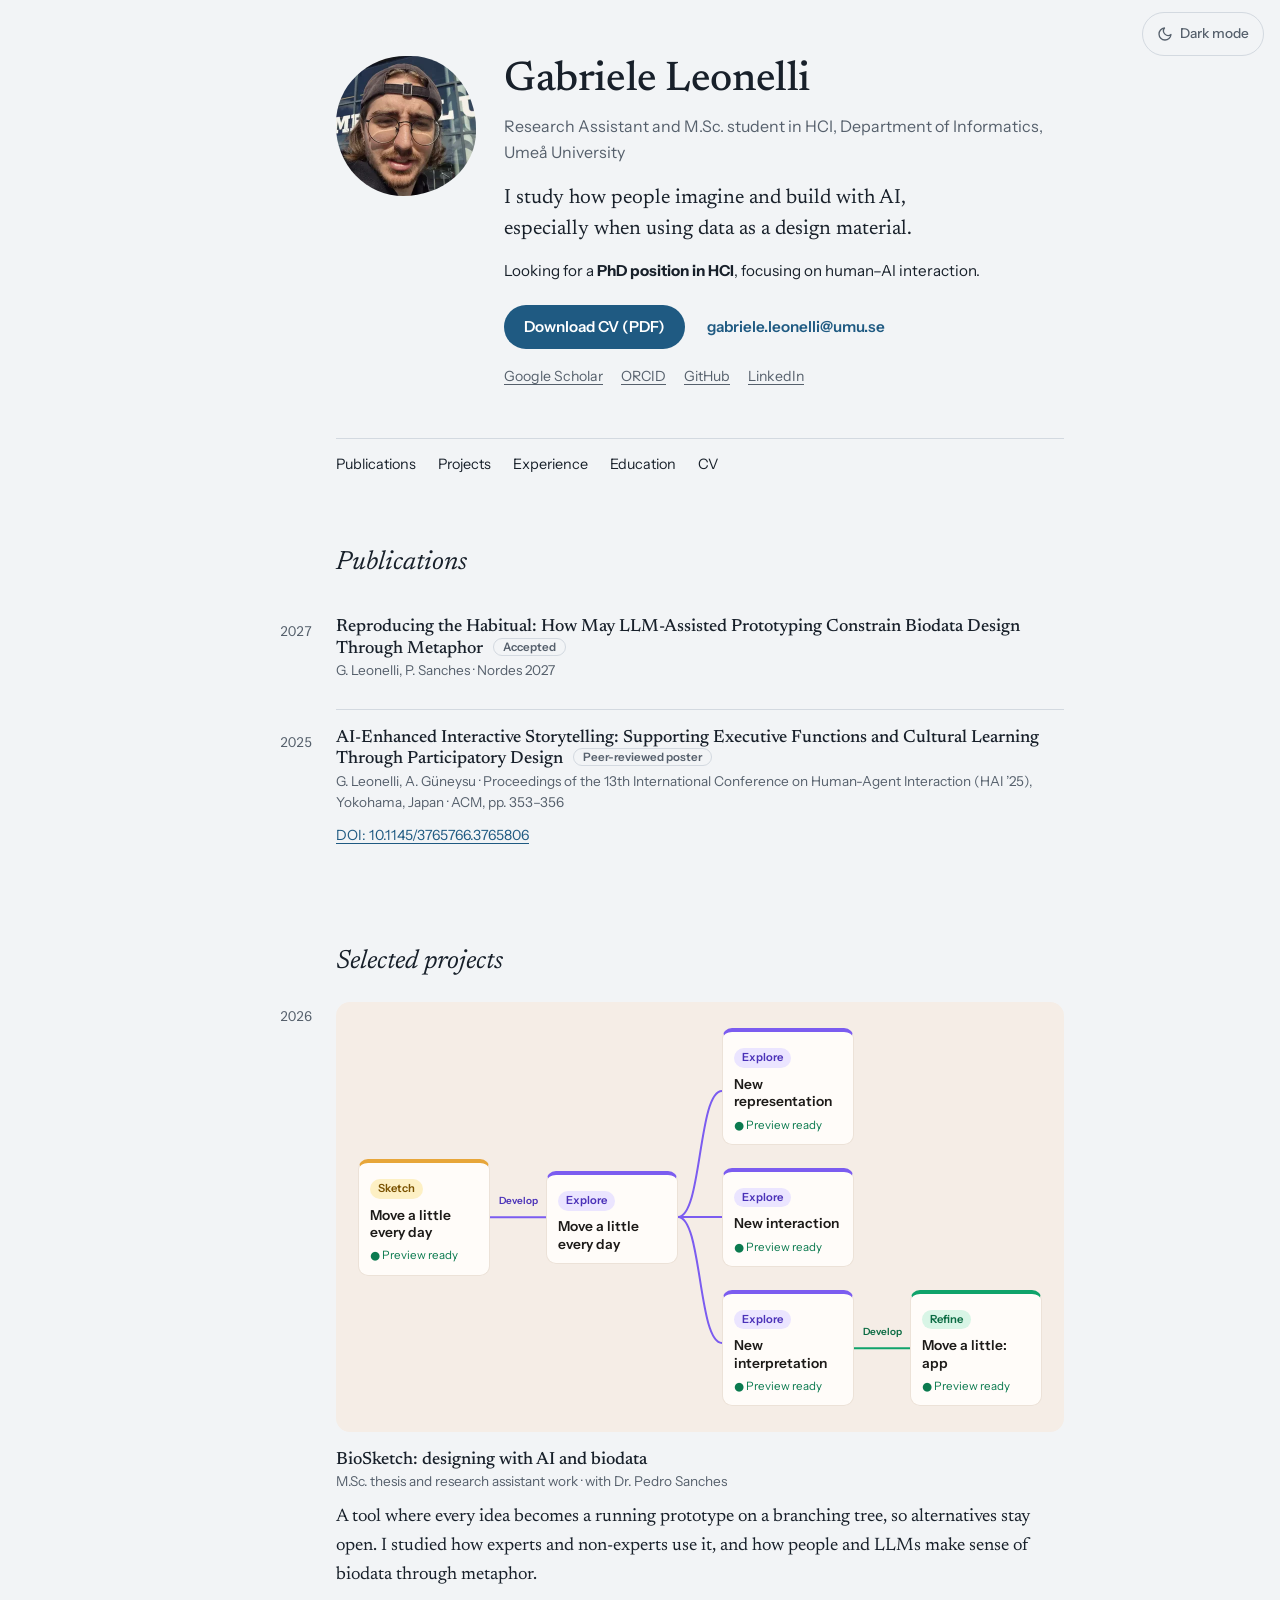
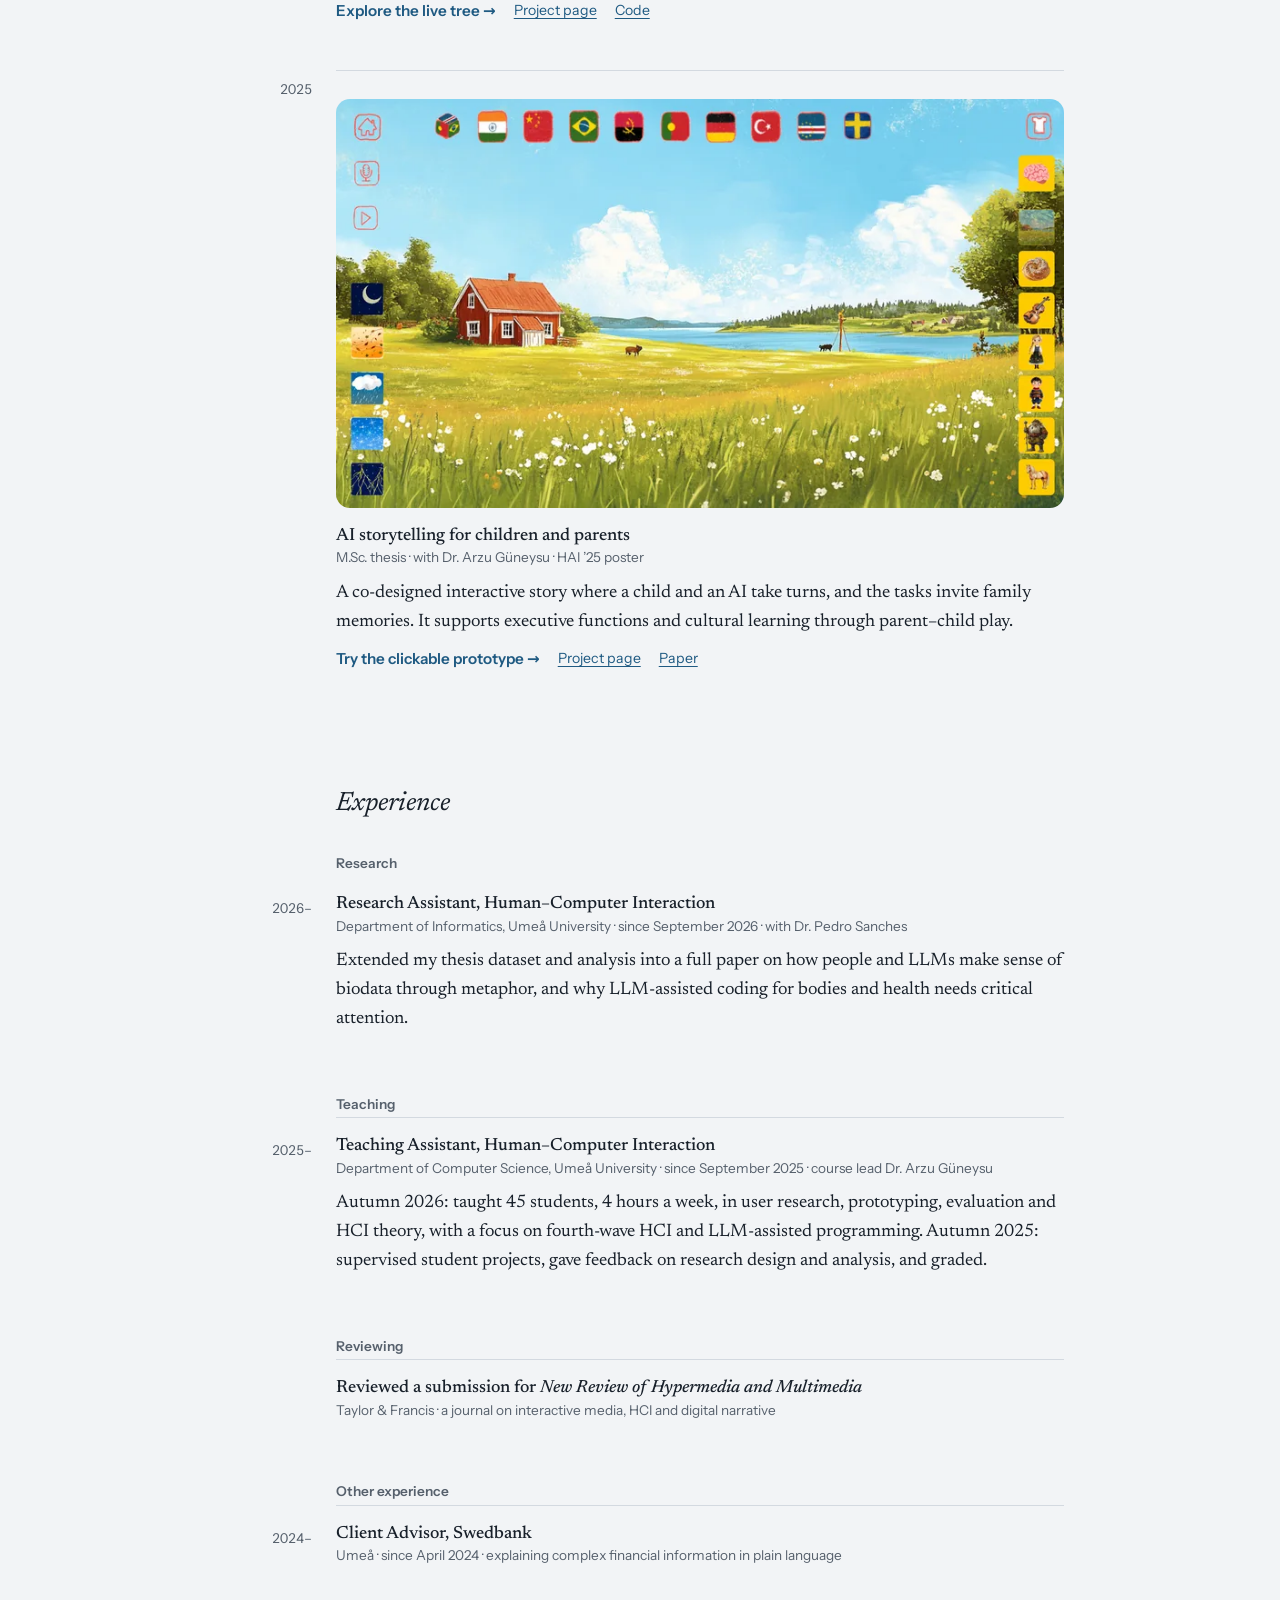
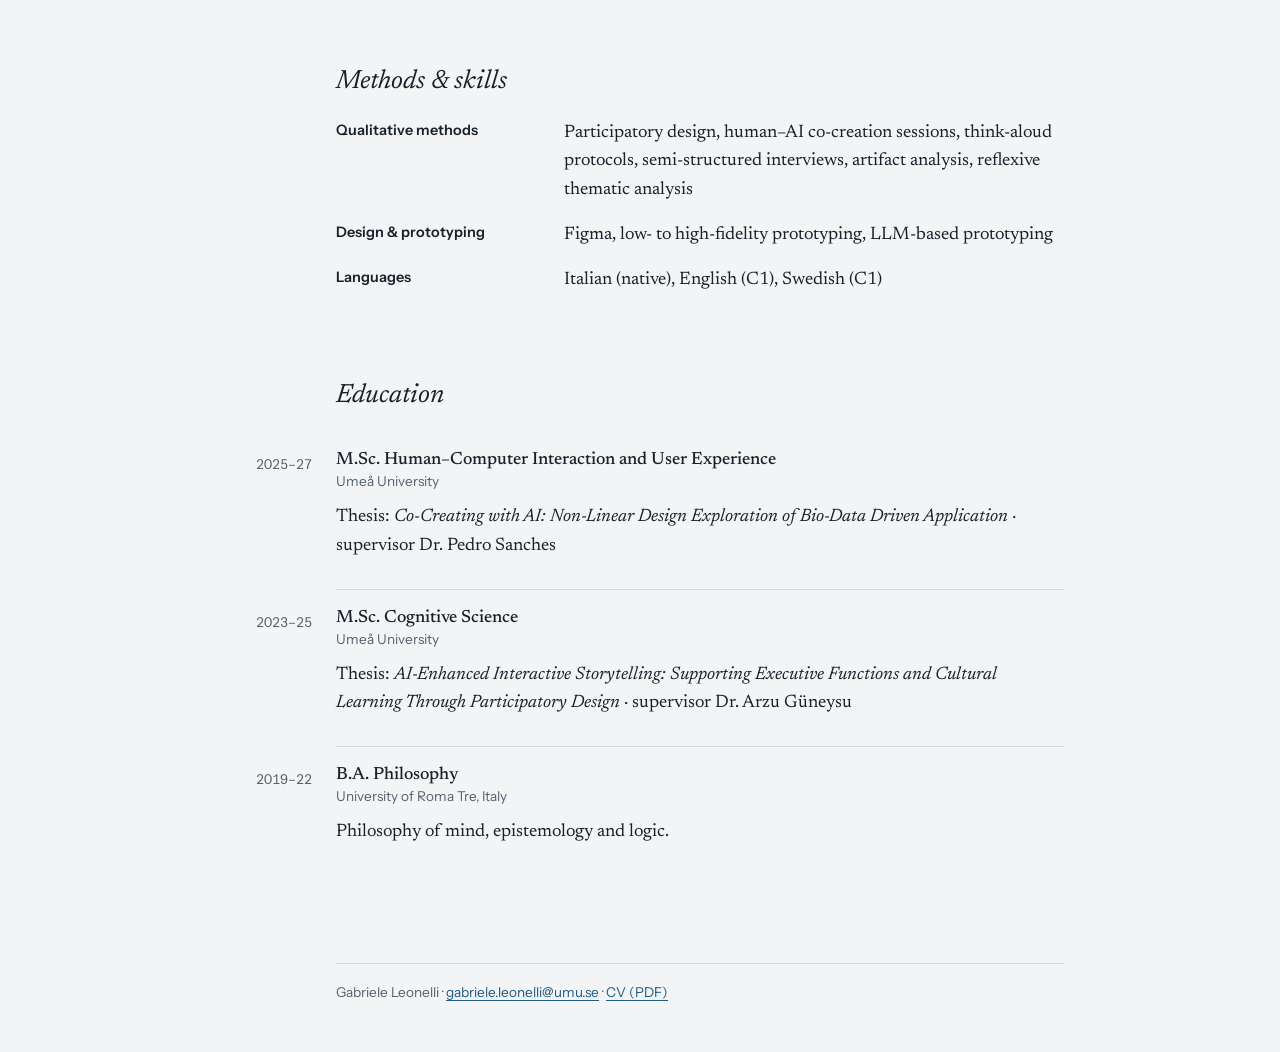
<file: index.html>
<!doctype html>
<html lang="en">
<head>
  <meta charset="utf-8">
  <meta name="viewport" content="width=device-width, initial-scale=1">
  <title>Gabriele Leonelli · HCI researcher</title>
  <meta name="description" content="Gabriele Leonelli, Research Assistant and M.Sc. student in HCI at Umeå University. Looking for a PhD position in HCI, focusing on human–AI interaction.">
  <link rel="icon" href="favicon.ico" sizes="any">
  <link rel="icon" type="image/png" sizes="32x32" href="assets/share/favicon-32.png">
  <link rel="apple-touch-icon" href="apple-touch-icon.png">
  <link rel="canonical" href="https://leonelligabriele-ops.github.io/">
  <meta property="og:type" content="website">
  <meta property="og:site_name" content="Gabriele Leonelli">
  <meta property="og:title" content="Gabriele Leonelli · HCI researcher">
  <meta property="og:description" content="I study how people imagine and build with AI, especially when using data as a design material. Looking for a PhD position in HCI, focusing on human–AI interaction.">
  <meta property="og:url" content="https://leonelligabriele-ops.github.io/">
  <meta property="og:image" content="https://leonelligabriele-ops.github.io/assets/share/home.jpg">
  <meta property="og:image:width" content="1200">
  <meta property="og:image:height" content="630">
  <meta property="og:image:alt" content="Portrait of Gabriele Leonelli with name and research focus">
  <meta name="twitter:card" content="summary_large_image">
  <link rel="preload" href="assets/fonts/newsreader-wght.woff2" as="font" type="font/woff2" crossorigin>
  <link rel="preload" href="assets/fonts/instrument-sans-wght.woff2" as="font" type="font/woff2" crossorigin>
  <script>try{var t=localStorage.getItem("theme");if(t==="light"||t==="dark")document.documentElement.dataset.theme=t}catch(e){}</script>
  <link rel="stylesheet" href="assets/site.css?v=9">
  <script type="application/ld+json">{"@context": "https://schema.org", "@type": "Person", "name": "Gabriele Leonelli", "url": "https://leonelligabriele-ops.github.io/", "image": "https://leonelligabriele-ops.github.io/assets/img/portrait.webp", "jobTitle": "Research Assistant", "affiliation": {"@type": "CollegeOrUniversity", "name": "Umeå University"}, "email": "mailto:gabriele.leonelli@umu.se", "knowsAbout": ["Human–computer interaction", "Human–AI interaction", "Human–AI co-creation", "Biodata", "Participatory design"], "sameAs": ["https://orcid.org/0009-0003-2731-7673", "https://scholar.google.com/citations?user=8M2zGu8AAAAJ", "https://github.com/leonelligabriele-ops", "https://www.linkedin.com/in/gabriele-leonelli-a51011214/"]}</script>
</head>
<body>
  <main class="home">

    <header class="intro">
      <img class="portrait" src="assets/img/portrait-400.webp" srcset="assets/img/portrait-280.webp 280w, assets/img/portrait-400.webp 400w, assets/img/portrait.webp 800w" sizes="140px" alt="Portrait of Gabriele Leonelli" width="400" height="400">
      <div>
        <h1>Gabriele Leonelli</h1>
        <p class="tagline">Research Assistant and M.Sc. student in HCI, Department of Informatics, Umeå University</p>
        <p class="lead">I study how people imagine and build with AI, especially when using data as a design material.</p>
        <p class="looking">Looking for a <b>PhD position in HCI</b>, focusing on human–AI interaction.</p>
        <div class="actions">
          <a class="btn" href="cv.pdf" target="_blank" rel="noopener">Download CV (PDF)<span class="sr-only"> (opens in a new tab)</span></a>
          <a class="quiet" href="mailto:gabriele.leonelli@umu.se">gabriele.leonelli@umu.se</a>
        </div>
        <p class="profiles">
          <a href="https://scholar.google.com/citations?user=8M2zGu8AAAAJ&amp;hl=en" target="_blank" rel="noopener">Google Scholar<span class="sr-only"> (opens in a new tab)</span></a>
          <a href="https://orcid.org/0009-0003-2731-7673" target="_blank" rel="noopener">ORCID<span class="sr-only"> (opens in a new tab)</span></a>
          <a href="https://github.com/leonelligabriele-ops" target="_blank" rel="noopener">GitHub<span class="sr-only"> (opens in a new tab)</span></a>
          <a href="https://www.linkedin.com/in/gabriele-leonelli-a51011214/" target="_blank" rel="noopener">LinkedIn<span class="sr-only"> (opens in a new tab)</span></a>
        </p>
      </div>
    </header>

    <nav class="toc" aria-label="On this page">
      <a href="#publications">Publications</a>
      <a href="#projects">Projects</a>
      <a href="#experience">Experience</a>
      <a href="#education">Education</a>
      <a href="cv.pdf" target="_blank" rel="noopener">CV<span class="sr-only"> (opens in a new tab)</span></a>
    </nav>

    <section id="publications">
      <h2>Publications</h2>
      <div class="entry">
        <span class="when">2027</span>
        <h3>Reproducing the Habitual: How May LLM-Assisted Prototyping Constrain Biodata Design Through Metaphor <span class="tag">Accepted</span></h3>
        <p class="meta">G. Leonelli, P. Sanches · Nordes 2027</p>
      </div>
      <div class="entry">
        <span class="when">2025</span>
        <h3>AI-Enhanced Interactive Storytelling: Supporting Executive Functions and Cultural Learning Through Participatory Design <span class="tag">Peer-reviewed poster</span></h3>
        <p class="meta">G. Leonelli, A. Güneysu · Proceedings of the 13th International Conference on Human-Agent Interaction (HAI ’25), Yokohama, Japan · ACM, pp. 353–356</p>
        <p class="links"><a href="https://doi.org/10.1145/3765766.3765806" target="_blank" rel="noopener">DOI: 10.1145/3765766.3765806<span class="sr-only"> (opens in a new tab)</span></a></p>
      </div>
    </section>

    <section id="projects">
      <h2>Selected projects</h2>
      <article class="proj">
        <span class="when">2026</span>
        <a class="tree-fig" href="projects/biosketch/app/" data-demo="projects/biosketch/app/" data-demo-title="BioSketch: live exploration tree (demo mode, synthetic data)" tabindex="-1" aria-hidden="true">
          <div class="tnode t-sk" style="grid-column:1;grid-row:2"><span class="st">Sketch</span><span class="tt">Move a little every day</span><span class="ok">● Preview ready</span></div>
          <div class="tconn t-ex" style="grid-column:2;grid-row:2"><svg viewBox="0 0 40 10" preserveAspectRatio="none"><path d="M0 5 H40" stroke="#7B5CF0" stroke-width="2" vector-effect="non-scaling-stroke" fill="none"/></svg><span class="lbl">Develop</span></div>
          <div class="tconn down t-ex">↓ Develop</div>
          <div class="tnode t-ex" style="grid-column:3;grid-row:2"><span class="st">Explore</span><span class="tt">Move a little every day</span></div>
          <div class="tconn t-ex" style="grid-column:4;grid-row:1/4"><svg viewBox="0 0 40 300" preserveAspectRatio="none"><path d="M0 150 C 22 150, 18 50, 40 50 M0 150 H40 M0 150 C 22 150, 18 250, 40 250" stroke="#7B5CF0" stroke-width="2" vector-effect="non-scaling-stroke" fill="none"/></svg></div>
          <div class="tconn down t-ex">↓ Explore variations</div>
          <div class="tnode t-ex" style="grid-column:5;grid-row:1"><span class="st">Explore</span><span class="tt">New representation</span><span class="ok">● Preview ready</span></div>
          <div class="tnode t-ex" style="grid-column:5;grid-row:2"><span class="st">Explore</span><span class="tt">New interaction</span><span class="ok">● Preview ready</span></div>
          <div class="tnode t-ex" style="grid-column:5;grid-row:3"><span class="st">Explore</span><span class="tt">New interpretation</span><span class="ok">● Preview ready</span></div>
          <div class="tconn t-rf" style="grid-column:6;grid-row:3"><svg viewBox="0 0 40 10" preserveAspectRatio="none"><path d="M0 5 H40" stroke="#10A36B" stroke-width="2" vector-effect="non-scaling-stroke" fill="none"/></svg><span class="lbl">Develop</span></div>
          <div class="tconn down t-rf">↓ Develop</div>
          <div class="tnode t-rf" style="grid-column:7;grid-row:3"><span class="st">Refine</span><span class="tt">Move a little: app</span><span class="ok">● Preview ready</span></div>
        </a>
        <div>
          <h3><a href="projects/biosketch/">BioSketch: designing with AI and biodata</a></h3>
          <p class="meta">M.Sc. thesis and research assistant work · with Dr. Pedro Sanches</p>
          <p>A tool where every idea becomes a running prototype on a branching tree, so alternatives stay open. I studied how experts and non-experts use it, and how people and LLMs make sense of biodata through metaphor.</p>
          <p class="links">
            <a class="quiet" href="projects/biosketch/app/" data-demo="projects/biosketch/app/" data-demo-title="BioSketch: live exploration tree (demo mode, synthetic data)">Explore the live tree →</a>
            <a href="projects/biosketch/" aria-label="BioSketch project page">Project page</a>
            <a href="https://github.com/leonelligabriele-ops/design_exploration_AI" aria-label="BioSketch code on GitHub (opens in a new tab)" target="_blank" rel="noopener">Code</a>
          </p>
        </div>
      </article>
      <article class="proj">
        <span class="when">2025</span>
        <a class="thumb" href="projects/storytelling/" tabindex="-1" aria-hidden="true"><img src="projects/storytelling/cover3-800.webp" srcset="projects/storytelling/cover3-800.webp 800w, projects/storytelling/cover3.webp 1600w" sizes="(min-width: 800px) 760px, 100vw" width="1600" height="900" alt="" loading="lazy"></a>
        <div>
          <h3><a href="projects/storytelling/">AI storytelling for children and parents</a></h3>
          <p class="meta">M.Sc. thesis · with Dr. Arzu Güneysu · HAI ’25 poster</p>
          <p>A co-designed interactive story where a child and an AI take turns, and the tasks invite family memories. It supports executive functions and cultural learning through parent–child play.</p>
          <p class="links">
            <a class="quiet" href="projects/storytelling/#try" data-demo="projects/storytelling/demo.html" data-demo-title="AI storytelling: clickable prototype">Try the clickable prototype →</a>
            <a href="projects/storytelling/" aria-label="Storytelling project page">Project page</a>
            <a href="https://doi.org/10.1145/3765766.3765806" aria-label="Storytelling paper (HAI ’25) (opens in a new tab)" target="_blank" rel="noopener">Paper</a>
          </p>
        </div>
      </article>
    </section>

    <section id="experience">
      <h2>Experience</h2>

      <p class="sub">Research</p>
      <div class="entry">
        <span class="when">2026–</span>
        <h3>Research Assistant, Human–Computer Interaction</h3>
        <p class="meta">Department of Informatics, Umeå University · since September 2026 · with Dr. Pedro Sanches</p>
        <p>Extended my thesis dataset and analysis into a full paper on how people and LLMs make sense of biodata through metaphor, and why LLM-assisted coding for bodies and health needs critical attention.</p>
      </div>

      <p class="sub">Teaching</p>
      <div class="entry">
        <span class="when">2025–</span>
        <h3>Teaching Assistant, Human–Computer Interaction</h3>
        <p class="meta">Department of Computer Science, Umeå University · since September 2025 · course lead Dr. Arzu Güneysu</p>
        <p>Autumn 2026: taught 45 students, 4 hours a week, in user research, prototyping, evaluation and HCI theory, with a focus on fourth-wave HCI and LLM-assisted programming. Autumn 2025: supervised student projects, gave feedback on research design and analysis, and graded.</p>
      </div>

      <p class="sub">Reviewing</p>
      <div class="entry">
        <h3>Reviewed a submission for <i>New Review of Hypermedia and Multimedia</i></h3>
        <p class="meta">Taylor &amp; Francis · a journal on interactive media, HCI and digital narrative</p>
      </div>

      <p class="sub">Other experience</p>
      <div class="entry">
        <span class="when">2024–</span>
        <h3>Client Advisor, Swedbank</h3>
        <p class="meta">Umeå · since April 2024 · explaining complex financial information in plain language</p>
      </div>
    </section>

    <section id="methods">
      <h2>Methods &amp; skills</h2>
      <dl class="skills">
        <dt>Qualitative methods</dt>
        <dd>Participatory design, human–AI co-creation sessions, think-aloud protocols, semi-structured interviews, artifact analysis, reflexive thematic analysis</dd>
        <dt>Design &amp; prototyping</dt>
        <dd>Figma, low- to high-fidelity prototyping, LLM-based prototyping</dd>
        <dt>Languages</dt>
        <dd>Italian (native), English (C1), Swedish (C1)</dd>
      </dl>
    </section>

    <section id="education">
      <h2>Education</h2>
      <div class="entry">
        <span class="when">2025–27</span>
        <h3>M.Sc. Human–Computer Interaction and User Experience</h3>
        <p class="meta">Umeå University</p>
        <p>Thesis: <i>Co-Creating with AI: Non-Linear Design Exploration of Bio-Data Driven Application</i> · supervisor Dr. Pedro Sanches</p>
      </div>
      <div class="entry">
        <span class="when">2023–25</span>
        <h3>M.Sc. Cognitive Science</h3>
        <p class="meta">Umeå University</p>
        <p>Thesis: <i>AI-Enhanced Interactive Storytelling: Supporting Executive Functions and Cultural Learning Through Participatory Design</i> · supervisor Dr. Arzu Güneysu</p>
      </div>
      <div class="entry">
        <span class="when">2019–22</span>
        <h3>B.A. Philosophy</h3>
        <p class="meta">University of Roma Tre, Italy</p>
        <p>Philosophy of mind, epistemology and logic.</p>
      </div>
    </section>

    <footer>
      Gabriele Leonelli · <a href="mailto:gabriele.leonelli@umu.se">gabriele.leonelli@umu.se</a> · <a href="cv.pdf" target="_blank" rel="noopener">CV (PDF)<span class="sr-only"> (opens in a new tab)</span></a>
    </footer>
  </main>
  <script src="assets/demo-modal.js?v=2" defer></script>
  <script src="assets/theme.js?v=1" defer></script>
</body>
</html>
</file>
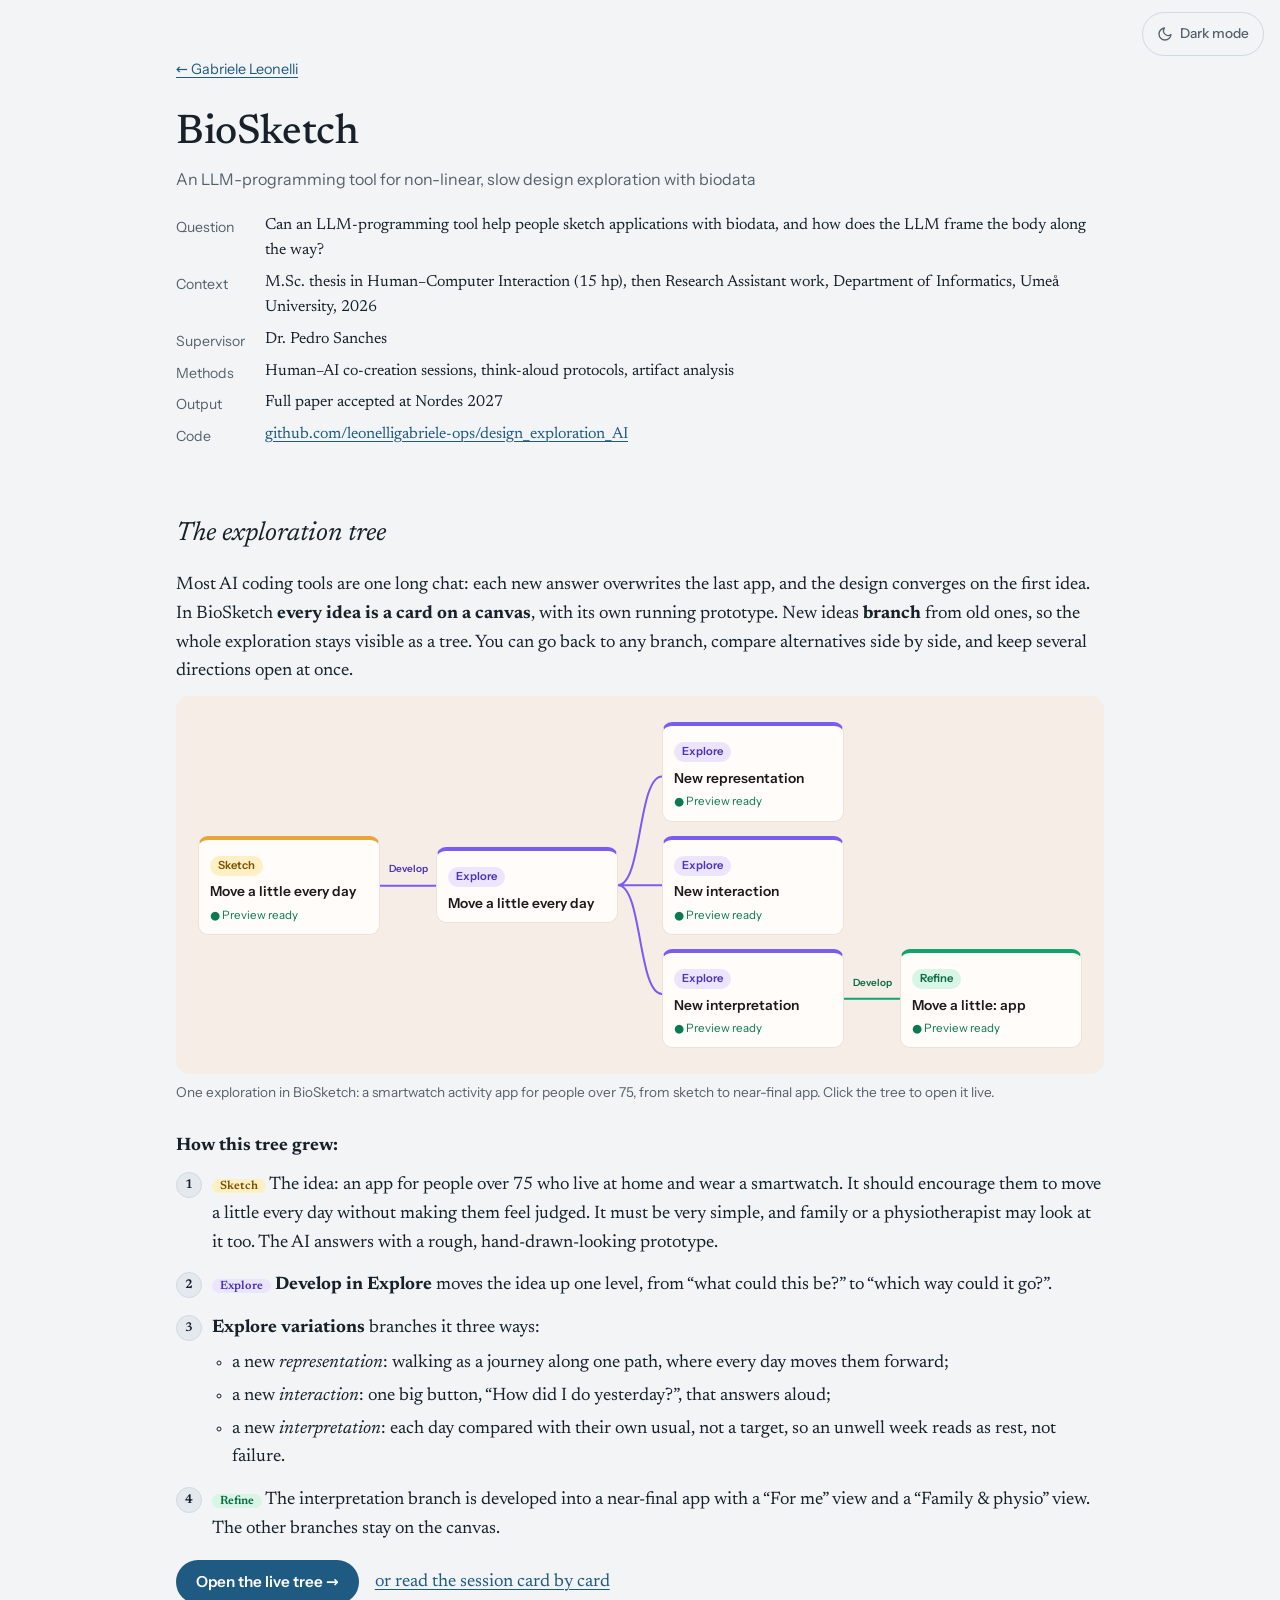
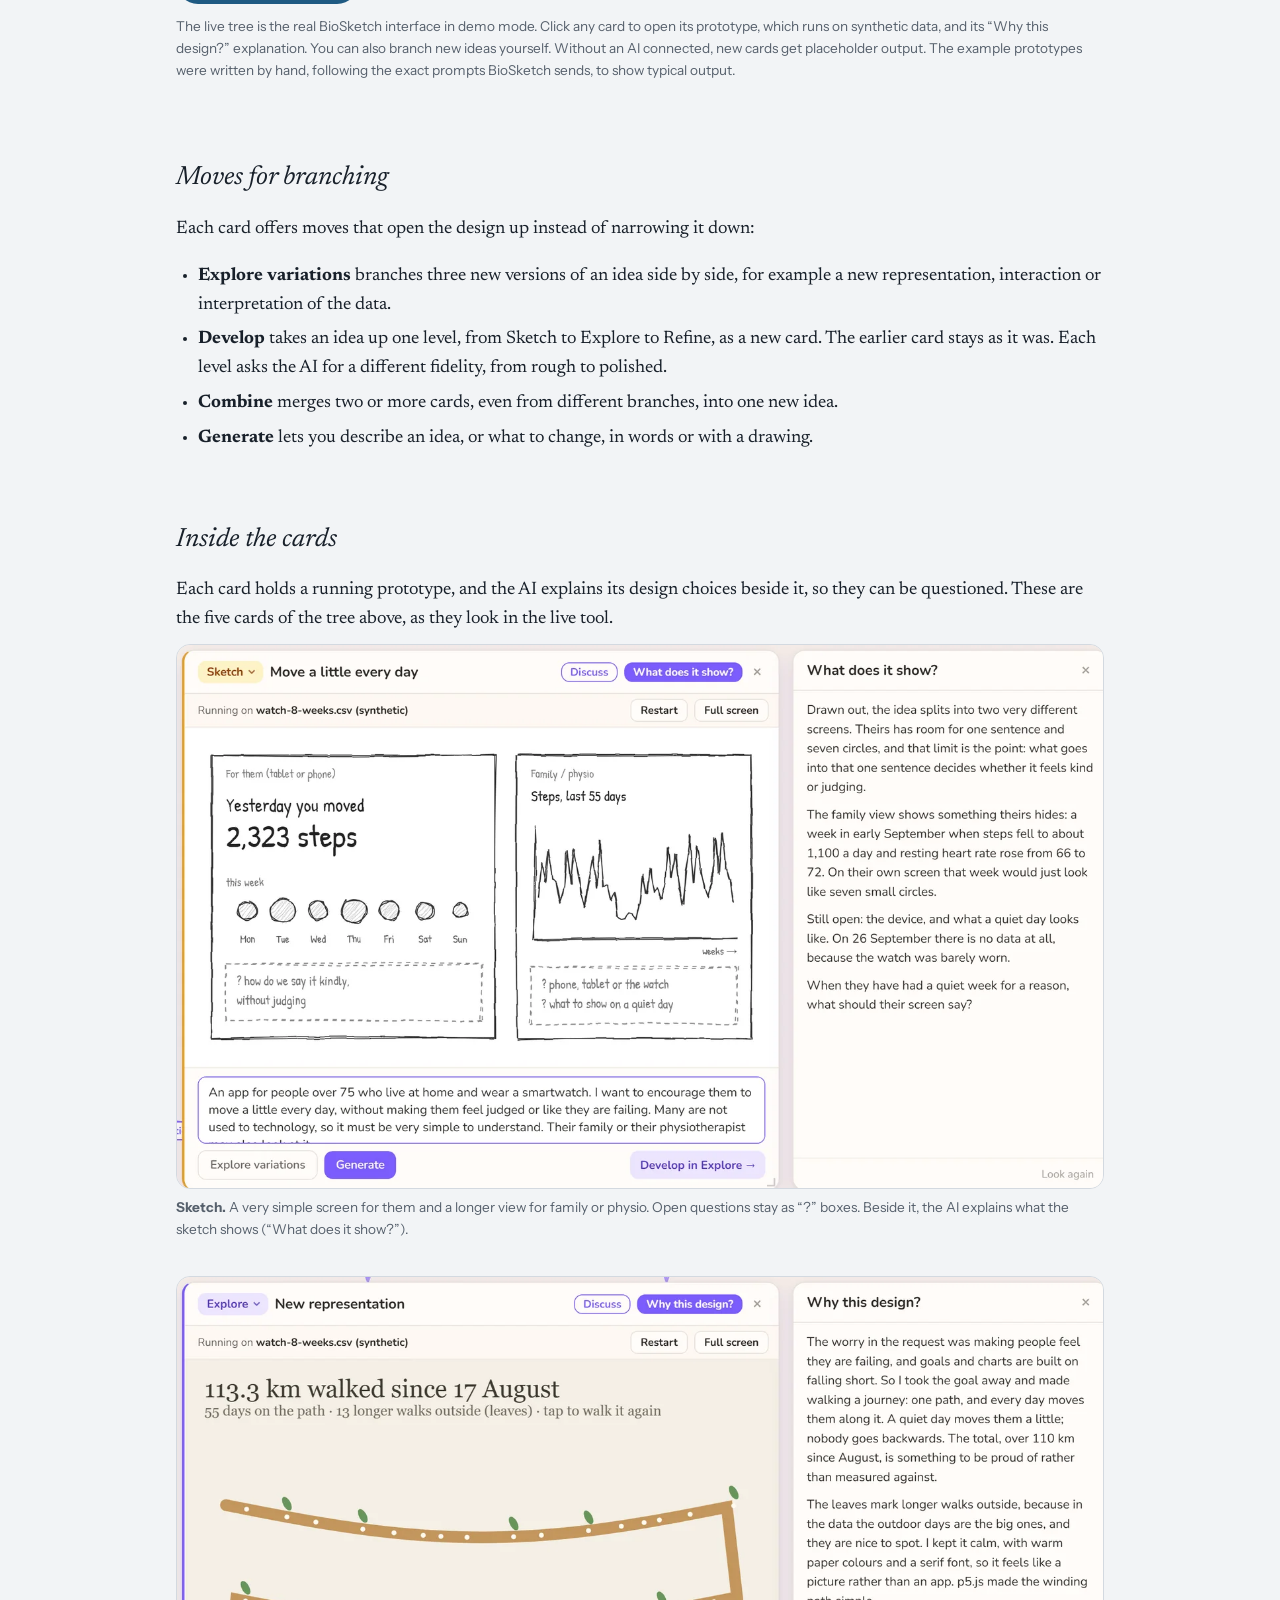
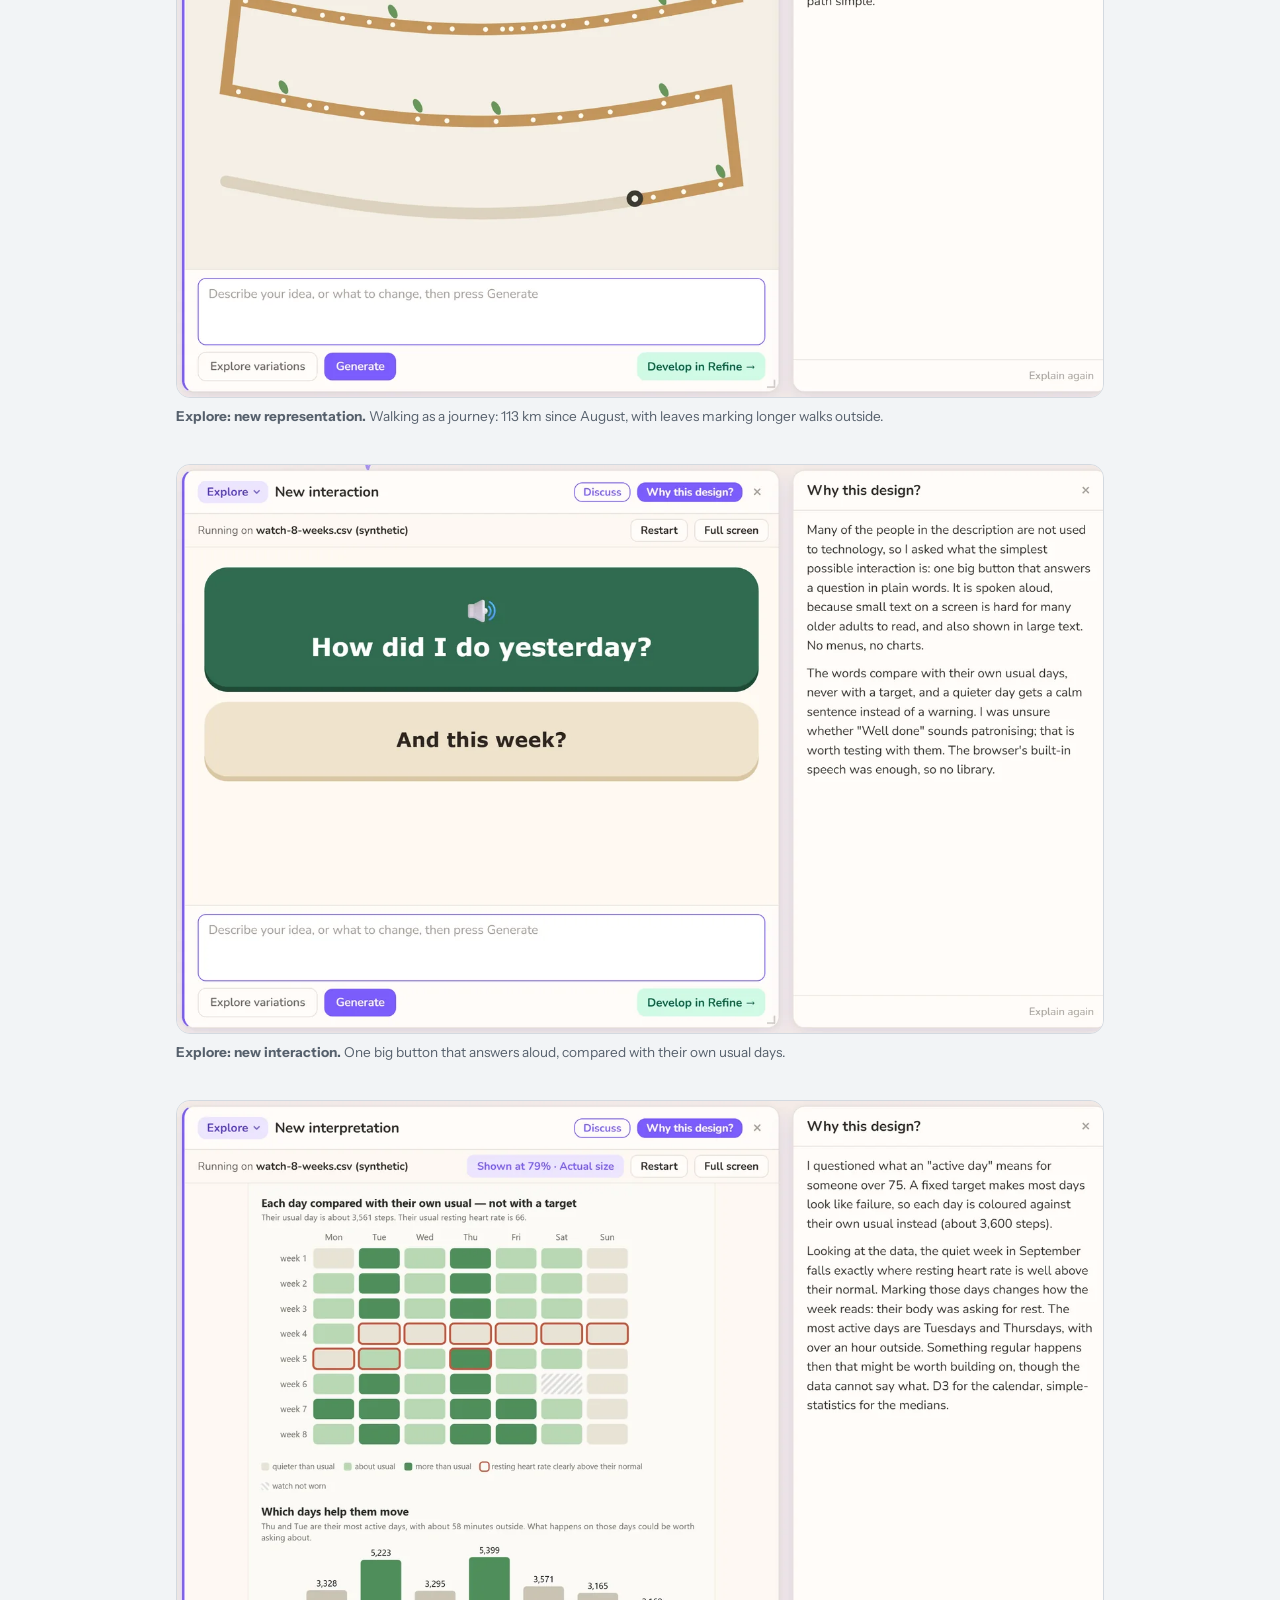
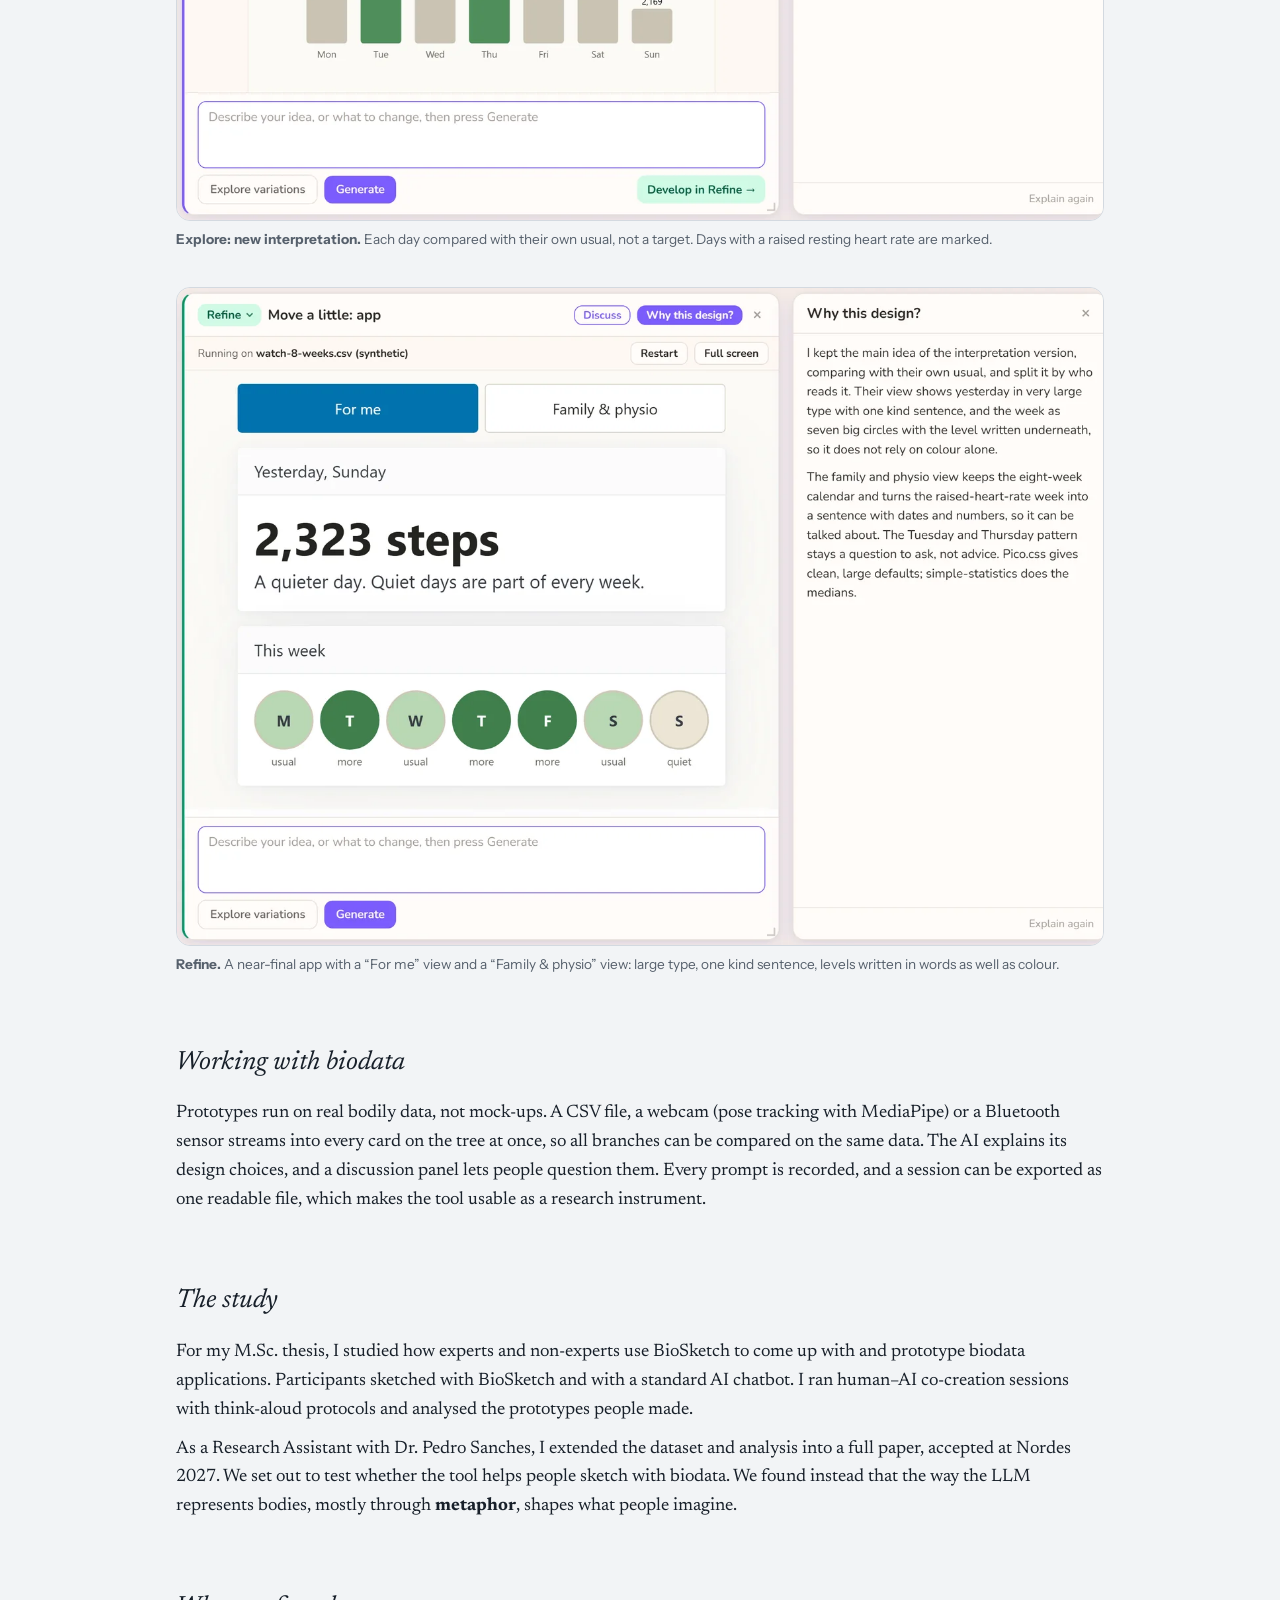
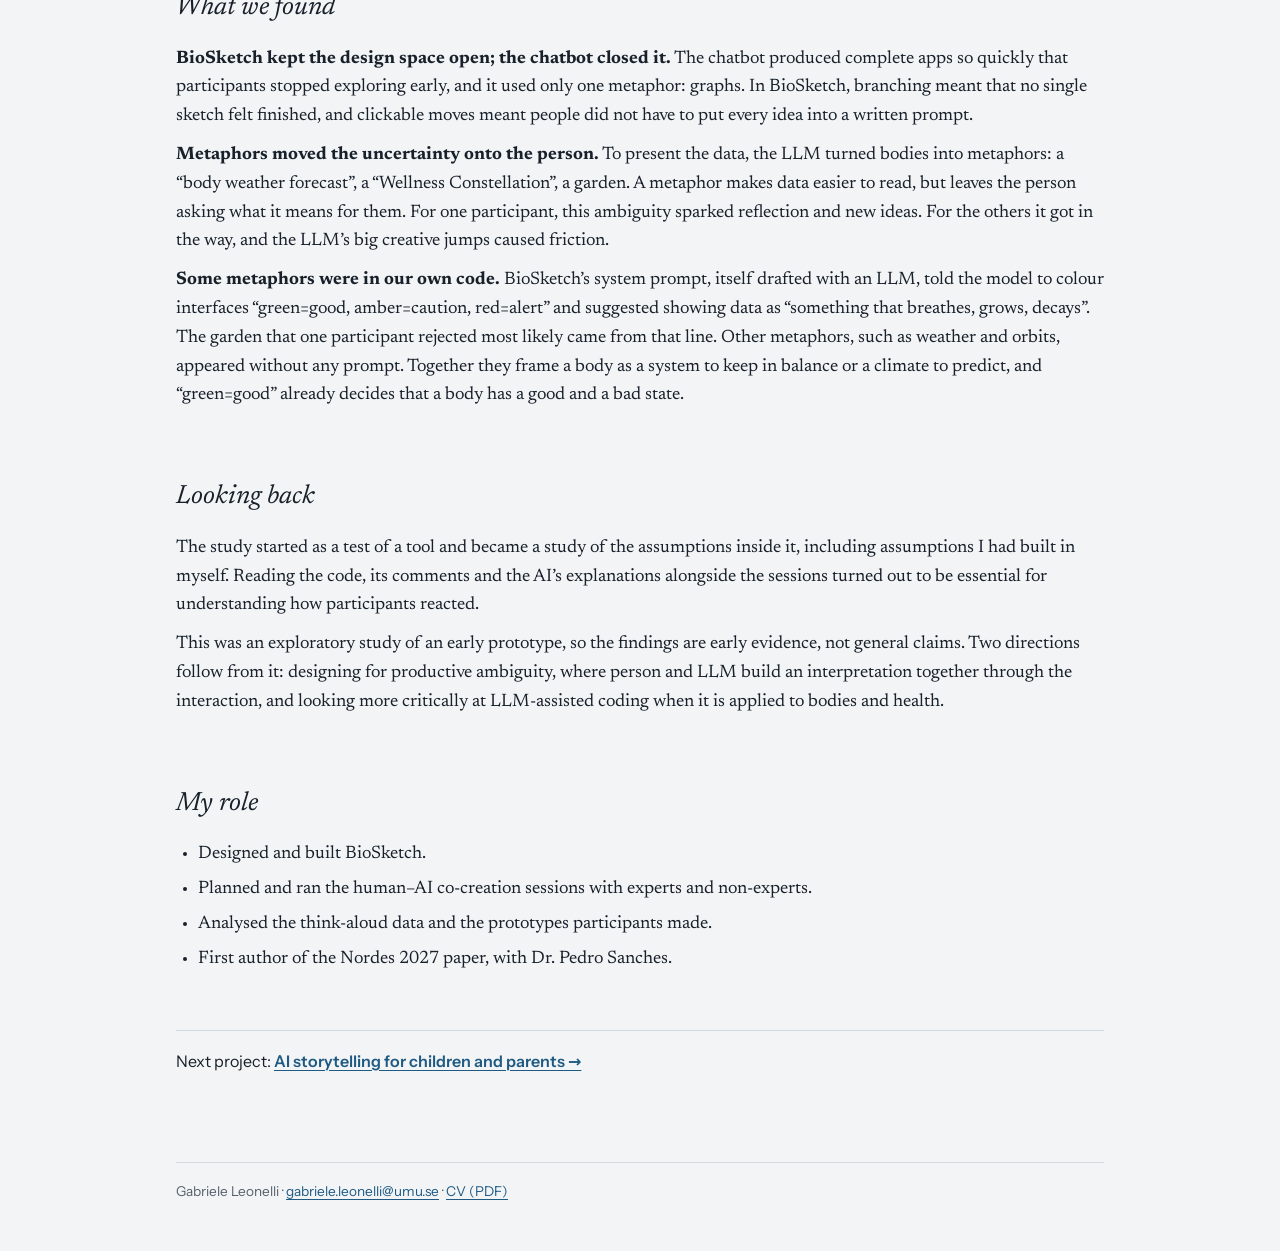
<file: projects/biosketch/index.html>
<!doctype html>
<html lang="en">
<head>
  <meta charset="utf-8">
  <meta name="viewport" content="width=device-width, initial-scale=1">
  <title>BioSketch · Gabriele Leonelli</title>
  <meta name="description" content="BioSketch: an LLM-programming tool for non-linear, slow design exploration with biodata, built around a branching exploration tree.">
  <link rel="icon" href="../../favicon.ico" sizes="any">
  <link rel="icon" type="image/png" sizes="32x32" href="../../assets/share/favicon-32.png">
  <link rel="apple-touch-icon" href="../../apple-touch-icon.png">
  <link rel="canonical" href="https://leonelligabriele-ops.github.io/projects/biosketch/">
  <meta property="og:type" content="website">
  <meta property="og:site_name" content="Gabriele Leonelli">
  <meta property="og:title" content="BioSketch: designing with AI and biodata">
  <meta property="og:description" content="An LLM-programming tool where every idea becomes a running prototype on a branching exploration tree. Explore the live tree in your browser.">
  <meta property="og:url" content="https://leonelligabriele-ops.github.io/projects/biosketch/">
  <meta property="og:image" content="https://leonelligabriele-ops.github.io/assets/share/biosketch.jpg">
  <meta property="og:image:width" content="1200">
  <meta property="og:image:height" content="630">
  <meta property="og:image:alt" content="BioSketch exploration tree: a sketch developed into three explored variations and a refined app">
  <meta name="twitter:card" content="summary_large_image">
  <script>try{var t=localStorage.getItem("theme");if(t==="light"||t==="dark")document.documentElement.dataset.theme=t}catch(e){}</script>
  <link rel="stylesheet" href="../../assets/site.css?v=9">
  <style>
    .tree-hero { display: grid; grid-template-columns: 1fr; gap: 28px; margin-top: 8px; }
    .tree-hero figure { margin: 0; }
    .phone-only { display: none; }
    @media (max-width: 760px) { .phone-only { display: block; } }
    .gallery.one { grid-template-columns: 1fr; gap: 36px; }
    .gallery.one img { border: 1px solid var(--rule); }
    .tree-hero figure { margin: 0; }
    .steps { list-style: none; padding: 0; margin: 0 0 16px; counter-reset: s; }
    .steps ul { padding-left: 20px; margin: 6px 0 0; }
    .steps ul li { margin-bottom: 4px; }
    .steps > li { position: relative; padding-left: 36px; margin-bottom: 14px; counter-increment: s; }
    .steps > li::before {
      content: counter(s); position: absolute; left: 0; top: 1px; width: 24px; height: 24px; border-radius: 50%;
      background: var(--soft); border: 1px solid var(--line); font-size: 0.8rem; font-weight: 600;
      display: flex; align-items: center; justify-content: center;
    }
    .pill { font-size: 0.75rem; font-weight: 600; padding: 1px 8px; border-radius: 10px; white-space: nowrap; }
    .sketch  { background: #fdf0c4; color: #7a5200; }
    .explore { background: #ebe5ff; color: #4b32b8; }
    .refine  { background: #d8f5e6; color: #0b6b43; }
    .actions { display: flex; flex-wrap: wrap; gap: 8px 16px; align-items: center; margin-top: 8px; }
  </style>
</head>
<body>
  <main class="wide">
    <a class="back" href="../../">← Gabriele Leonelli</a>

    <h1>BioSketch</h1>
    <p class="tagline">An LLM-programming tool for non-linear, slow design exploration with biodata</p>

    <dl class="facts">
      <dt>Question</dt><dd>Can an LLM-programming tool help people sketch applications with biodata, and how does the LLM frame the body along the way?</dd>
      <dt>Context</dt><dd>M.Sc. thesis in Human–Computer Interaction (15 hp), then Research Assistant work, Department of Informatics, Umeå University, 2026</dd>
      <dt>Supervisor</dt><dd>Dr. Pedro Sanches</dd>
      <dt>Methods</dt><dd>Human–AI co-creation sessions, think-aloud protocols, artifact analysis</dd>
      <dt>Output</dt><dd>Full paper accepted at Nordes 2027</dd>
      <dt>Code</dt><dd><a href="https://github.com/leonelligabriele-ops/design_exploration_AI" target="_blank" rel="noopener">github.com/leonelligabriele-ops/design_exploration_AI<span class="sr-only"> (opens in a new tab)</span></a></dd>
    </dl>

    <h2>The exploration tree</h2>
    <p>Most AI coding tools are one long chat: each new answer overwrites the last app, and the design converges on the first idea. In BioSketch <b>every idea is a card on a canvas</b>, with its own running prototype. New ideas <b>branch</b> from old ones, so the whole exploration stays visible as a tree. You can go back to any branch, compare alternatives side by side, and keep several directions open at once.</p>

    <div class="tree-hero">
      <figure>
        <a class="tree-fig" href="app/" data-demo="app/" data-demo-title="BioSketch: live exploration tree (demo mode, synthetic data)" title="Open the live exploration tree">
          <div class="tnode t-sk" style="grid-column:1;grid-row:2"><span class="st">Sketch</span><span class="tt">Move a little every day</span><span class="ok">● Preview ready</span></div>
          <div class="tconn t-ex" style="grid-column:2;grid-row:2"><svg viewBox="0 0 40 10" preserveAspectRatio="none"><path d="M0 5 H40" stroke="#7B5CF0" stroke-width="2" vector-effect="non-scaling-stroke" fill="none"/></svg><span class="lbl">Develop</span></div>
          <div class="tconn down t-ex">↓ Develop</div>
          <div class="tnode t-ex" style="grid-column:3;grid-row:2"><span class="st">Explore</span><span class="tt">Move a little every day</span></div>
          <div class="tconn t-ex" style="grid-column:4;grid-row:1/4"><svg viewBox="0 0 40 300" preserveAspectRatio="none"><path d="M0 150 C 22 150, 18 50, 40 50 M0 150 H40 M0 150 C 22 150, 18 250, 40 250" stroke="#7B5CF0" stroke-width="2" vector-effect="non-scaling-stroke" fill="none"/></svg></div>
          <div class="tconn down t-ex">↓ Explore variations</div>
          <div class="tnode t-ex" style="grid-column:5;grid-row:1"><span class="st">Explore</span><span class="tt">New representation</span><span class="ok">● Preview ready</span></div>
          <div class="tnode t-ex" style="grid-column:5;grid-row:2"><span class="st">Explore</span><span class="tt">New interaction</span><span class="ok">● Preview ready</span></div>
          <div class="tnode t-ex" style="grid-column:5;grid-row:3"><span class="st">Explore</span><span class="tt">New interpretation</span><span class="ok">● Preview ready</span></div>
          <div class="tconn t-rf" style="grid-column:6;grid-row:3"><svg viewBox="0 0 40 10" preserveAspectRatio="none"><path d="M0 5 H40" stroke="#10A36B" stroke-width="2" vector-effect="non-scaling-stroke" fill="none"/></svg><span class="lbl">Develop</span></div>
          <div class="tconn down t-rf">↓ Develop</div>
          <div class="tnode t-rf" style="grid-column:7;grid-row:3"><span class="st">Refine</span><span class="tt">Move a little: app</span><span class="ok">● Preview ready</span></div>
        </a>
        <figcaption>One exploration in BioSketch: a smartwatch activity app for people over 75, from sketch to near-final app. Click the tree to open it live.</figcaption>
      </figure>
      <div>
        <p><b>How this tree grew:</b></p>
        <ol class="steps">
          <li><span class="pill sketch">Sketch</span> The idea: an app for people over 75 who live at home and wear a smartwatch. It should encourage them to move a little every day without making them feel judged. It must be very simple, and family or a physiotherapist may look at it too. The AI answers with a rough, hand-drawn-looking prototype.</li>
          <li><span class="pill explore">Explore</span> <b>Develop in Explore</b> moves the idea up one level, from “what could this be?” to “which way could it go?”.</li>
          <li><b>Explore variations</b> branches it three ways:
            <ul>
              <li>a new <i>representation</i>: walking as a journey along one path, where every day moves them forward;</li>
              <li>a new <i>interaction</i>: one big button, “How did I do yesterday?”, that answers aloud;</li>
              <li>a new <i>interpretation</i>: each day compared with their own usual, not a target, so an unwell week reads as rest, not failure.</li>
            </ul>
          </li>
          <li><span class="pill refine">Refine</span> The interpretation branch is developed into a near-final app with a “For me” view and a “Family &amp; physio” view. The other branches stay on the canvas.</li>
        </ol>
        <div class="actions">
          <a class="button" href="app/" data-demo="app/" data-demo-title="BioSketch: live exploration tree (demo mode, synthetic data)">Open the live tree →</a>
          <a href="session.html">or read the session card by card</a>
        </div>
        <p class="note phone-only" style="margin-top:12px"><b>On a phone?</b> The live tree works best on a laptop or tablet. You can still open it, or read the session card by card instead.</p>
        <p class="note" style="margin-top:12px">The live tree is the real BioSketch interface in demo mode. Click any card to open its prototype, which runs on synthetic data, and its “Why this design?” explanation. You can also branch new ideas yourself. Without an AI connected, new cards get placeholder output. The example prototypes were written by hand, following the exact prompts BioSketch sends, to show typical output.</p>
      </div>
    </div>

    <h2>Moves for branching</h2>
    <p>Each card offers moves that open the design up instead of narrowing it down:</p>
    <ul>
      <li><b>Explore variations</b> branches three new versions of an idea side by side, for example a new representation, interaction or interpretation of the data.</li>
      <li><b>Develop</b> takes an idea up one level, from Sketch to Explore to Refine, as a new card. The earlier card stays as it was. Each level asks the AI for a different fidelity, from rough to polished.</li>
      <li><b>Combine</b> merges two or more cards, even from different branches, into one new idea.</li>
      <li><b>Generate</b> lets you describe an idea, or what to change, in words or with a drawing.</li>
    </ul>

    <h2>Inside the cards</h2>
    <p>Each card holds a running prototype, and the AI explains its design choices beside it, so they can be questioned. These are the five cards of the tree above, as they look in the live tool.</p>
    <div class="gallery one">
      <figure>
        <img src="screenshots/sketch-v2.webp" srcset="screenshots/sketch-v2-700.webp 700w, screenshots/sketch-v2.webp 1400w" sizes="(max-width: 960px) calc(100vw - 32px), 928px" alt="A Sketch card: two hand-drawn screens, with the AI’s explanation beside them" loading="lazy" width="1400" height="821">
        <figcaption><b>Sketch.</b> A very simple screen for them and a longer view for family or physio. Open questions stay as “?” boxes. Beside it, the AI explains what the sketch shows (“What does it show?”).</figcaption>
      </figure>
      <figure>
        <img src="screenshots/explore-representation-v2.webp" srcset="screenshots/explore-representation-v2-700.webp 700w, screenshots/explore-representation-v2.webp 1400w" sizes="(max-width: 960px) calc(100vw - 32px), 928px" alt="An Explore card showing walking as a winding path, with the AI’s Why this design explanation" loading="lazy" width="1400" height="1088">
        <figcaption><b>Explore: new representation.</b> Walking as a journey: 113 km since August, with leaves marking longer walks outside.</figcaption>
      </figure>
      <figure>
        <img src="screenshots/explore-interaction-v2.webp" srcset="screenshots/explore-interaction-v2-700.webp 700w, screenshots/explore-interaction-v2.webp 1400w" sizes="(max-width: 960px) calc(100vw - 32px), 928px" alt="An Explore card with one large button, How did I do yesterday, and the AI’s explanation" loading="lazy" width="1400" height="859">
        <figcaption><b>Explore: new interaction.</b> One big button that answers aloud, compared with their own usual days.</figcaption>
      </figure>
      <figure>
        <img src="screenshots/explore-interpretation-v2.webp" srcset="screenshots/explore-interpretation-v2-700.webp 700w, screenshots/explore-interpretation-v2.webp 1400w" sizes="(max-width: 960px) calc(100vw - 32px), 928px" alt="An Explore card with a calendar comparing each day with the person’s usual, and the AI’s explanation" loading="lazy" width="1400" height="1088">
        <figcaption><b>Explore: new interpretation.</b> Each day compared with their own usual, not a target. Days with a raised resting heart rate are marked.</figcaption>
      </figure>
      <figure>
        <img src="screenshots/refine-v2.webp" srcset="screenshots/refine-v2-700.webp 700w, screenshots/refine-v2.webp 1400w" sizes="(max-width: 960px) calc(100vw - 32px), 928px" alt="A Refine card: 2,323 steps yesterday and the week as seven circles, with the AI’s explanation" loading="lazy" width="1400" height="993">
        <figcaption><b>Refine.</b> A near-final app with a “For me” view and a “Family &amp; physio” view: large type, one kind sentence, levels written in words as well as colour.</figcaption>
      </figure>
    </div>

    <h2>Working with biodata</h2>
    <p>Prototypes run on real bodily data, not mock-ups. A CSV file, a webcam (pose tracking with MediaPipe) or a Bluetooth sensor streams into every card on the tree at once, so all branches can be compared on the same data. The AI explains its design choices, and a discussion panel lets people question them. Every prompt is recorded, and a session can be exported as one readable file, which makes the tool usable as a research instrument.</p>

    <h2>The study</h2>
    <p>For my M.Sc. thesis, I studied how experts and non-experts use BioSketch to come up with and prototype biodata applications. Participants sketched with BioSketch and with a standard AI chatbot. I ran human–AI co-creation sessions with think-aloud protocols and analysed the prototypes people made.</p>
    <p>As a Research Assistant with Dr. Pedro Sanches, I extended the dataset and analysis into a full paper, accepted at Nordes 2027. We set out to test whether the tool helps people sketch with biodata. We found instead that the way the LLM represents bodies, mostly through <b>metaphor</b>, shapes what people imagine.</p>

    <h2>What we found</h2>
    <p><b>BioSketch kept the design space open; the chatbot closed it.</b> The chatbot produced complete apps so quickly that participants stopped exploring early, and it used only one metaphor: graphs. In BioSketch, branching meant that no single sketch felt finished, and clickable moves meant people did not have to put every idea into a written prompt.</p>
    <p><b>Metaphors moved the uncertainty onto the person.</b> To present the data, the LLM turned bodies into metaphors: a “body weather forecast”, a “Wellness Constellation”, a garden. A metaphor makes data easier to read, but leaves the person asking what it means for them. For one participant, this ambiguity sparked reflection and new ideas. For the others it got in the way, and the LLM’s big creative jumps caused friction.</p>
    <p><b>Some metaphors were in our own code.</b> BioSketch’s system prompt, itself drafted with an LLM, told the model to colour interfaces “green=good, amber=caution, red=alert” and suggested showing data as “something that breathes, grows, decays”. The garden that one participant rejected most likely came from that line. Other metaphors, such as weather and orbits, appeared without any prompt. Together they frame a body as a system to keep in balance or a climate to predict, and “green=good” already decides that a body has a good and a bad state.</p>

    <h2>Looking back</h2>
    <p>The study started as a test of a tool and became a study of the assumptions inside it, including assumptions I had built in myself. Reading the code, its comments and the AI’s explanations alongside the sessions turned out to be essential for understanding how participants reacted.</p>
    <p>This was an exploratory study of an early prototype, so the findings are early evidence, not general claims. Two directions follow from it: designing for productive ambiguity, where person and LLM build an interpretation together through the interaction, and looking more critically at LLM-assisted coding when it is applied to bodies and health.</p>

    <h2>My role</h2>
    <ul>
      <li>Designed and built BioSketch.</li>
      <li>Planned and ran the human–AI co-creation sessions with experts and non-experts.</li>
      <li>Analysed the think-aloud data and the prototypes participants made.</li>
      <li>First author of the Nordes 2027 paper, with Dr. Pedro Sanches.</li>
    </ul>

    <p class="next-proj">Next project: <a href="../storytelling/">AI storytelling for children and parents →</a></p>

    <footer>Gabriele Leonelli · <a href="mailto:gabriele.leonelli@umu.se">gabriele.leonelli@umu.se</a> · <a href="../../cv.pdf" target="_blank" rel="noopener">CV (PDF)<span class="sr-only"> (opens in a new tab)</span></a></footer>
  </main>
  <script src="../../assets/demo-modal.js?v=2" defer></script>
  <script src="../../assets/theme.js?v=1" defer></script>
</body>
</html>
</file>
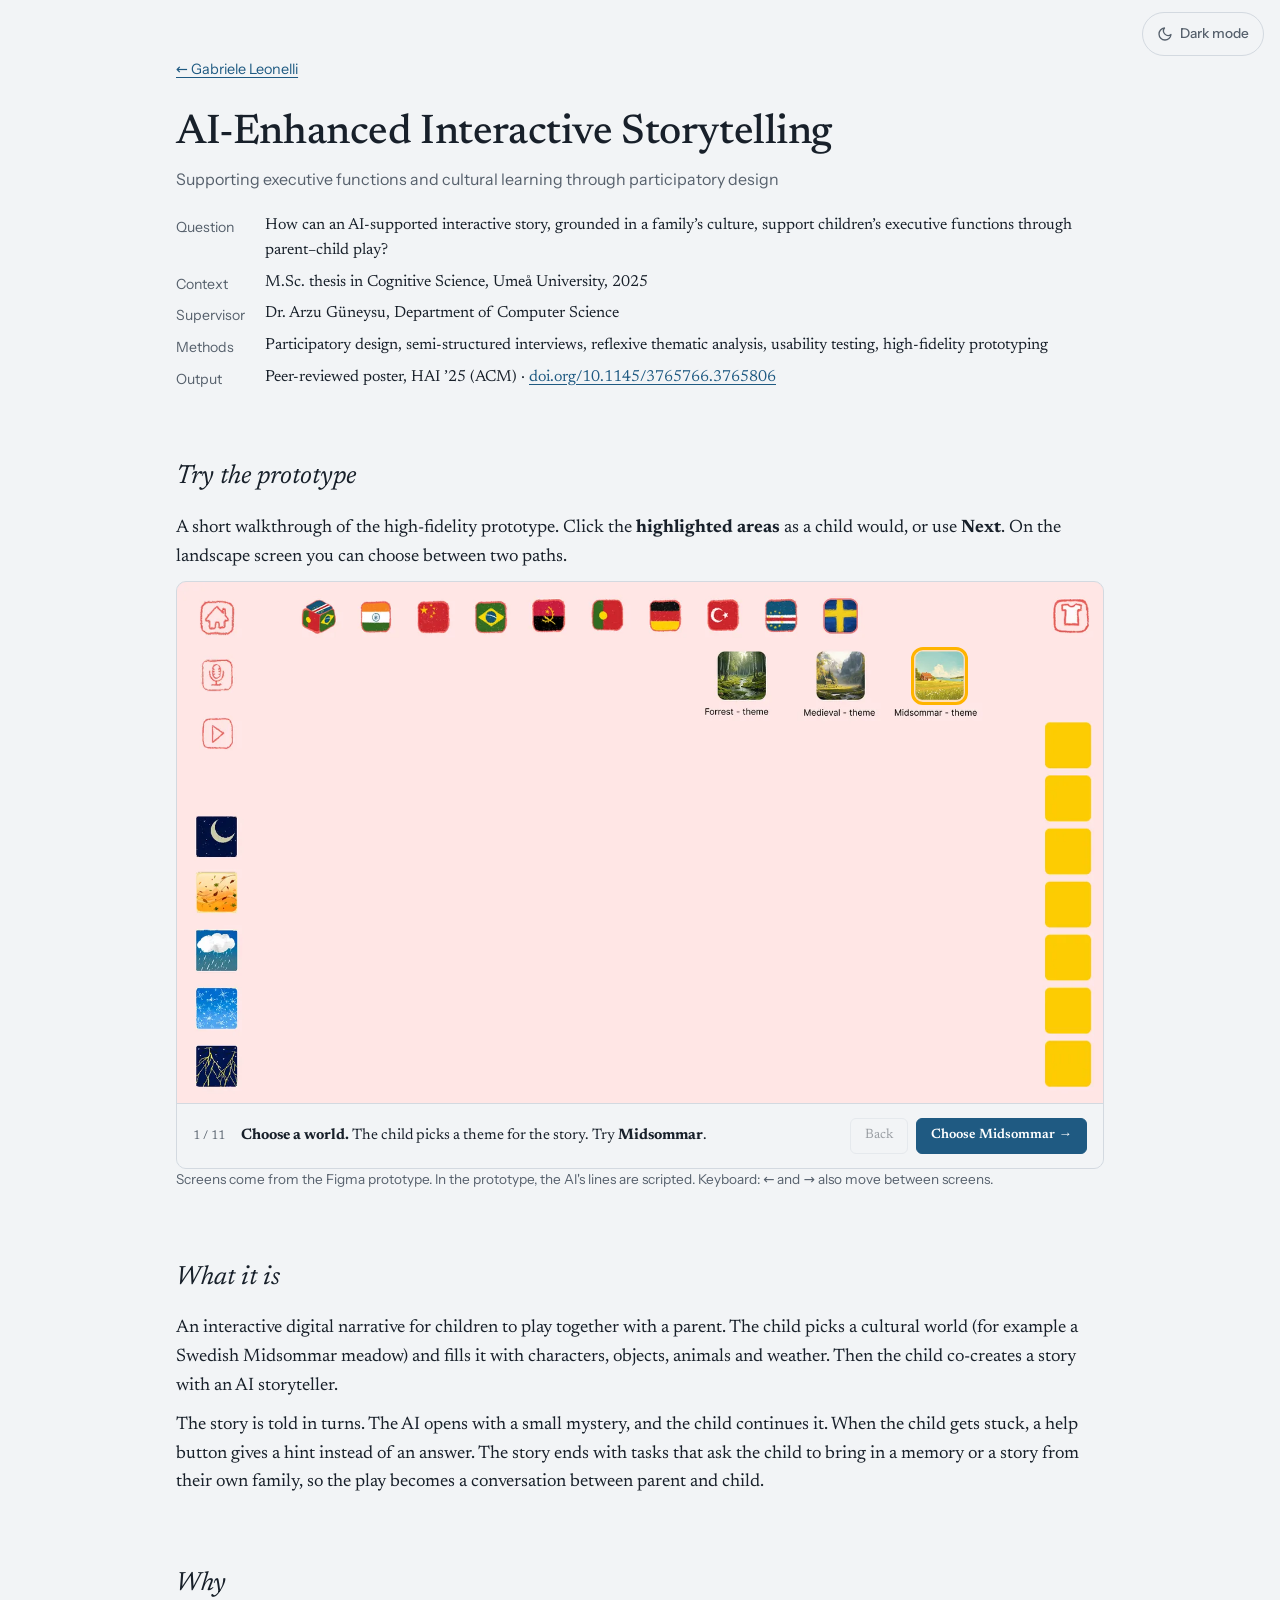
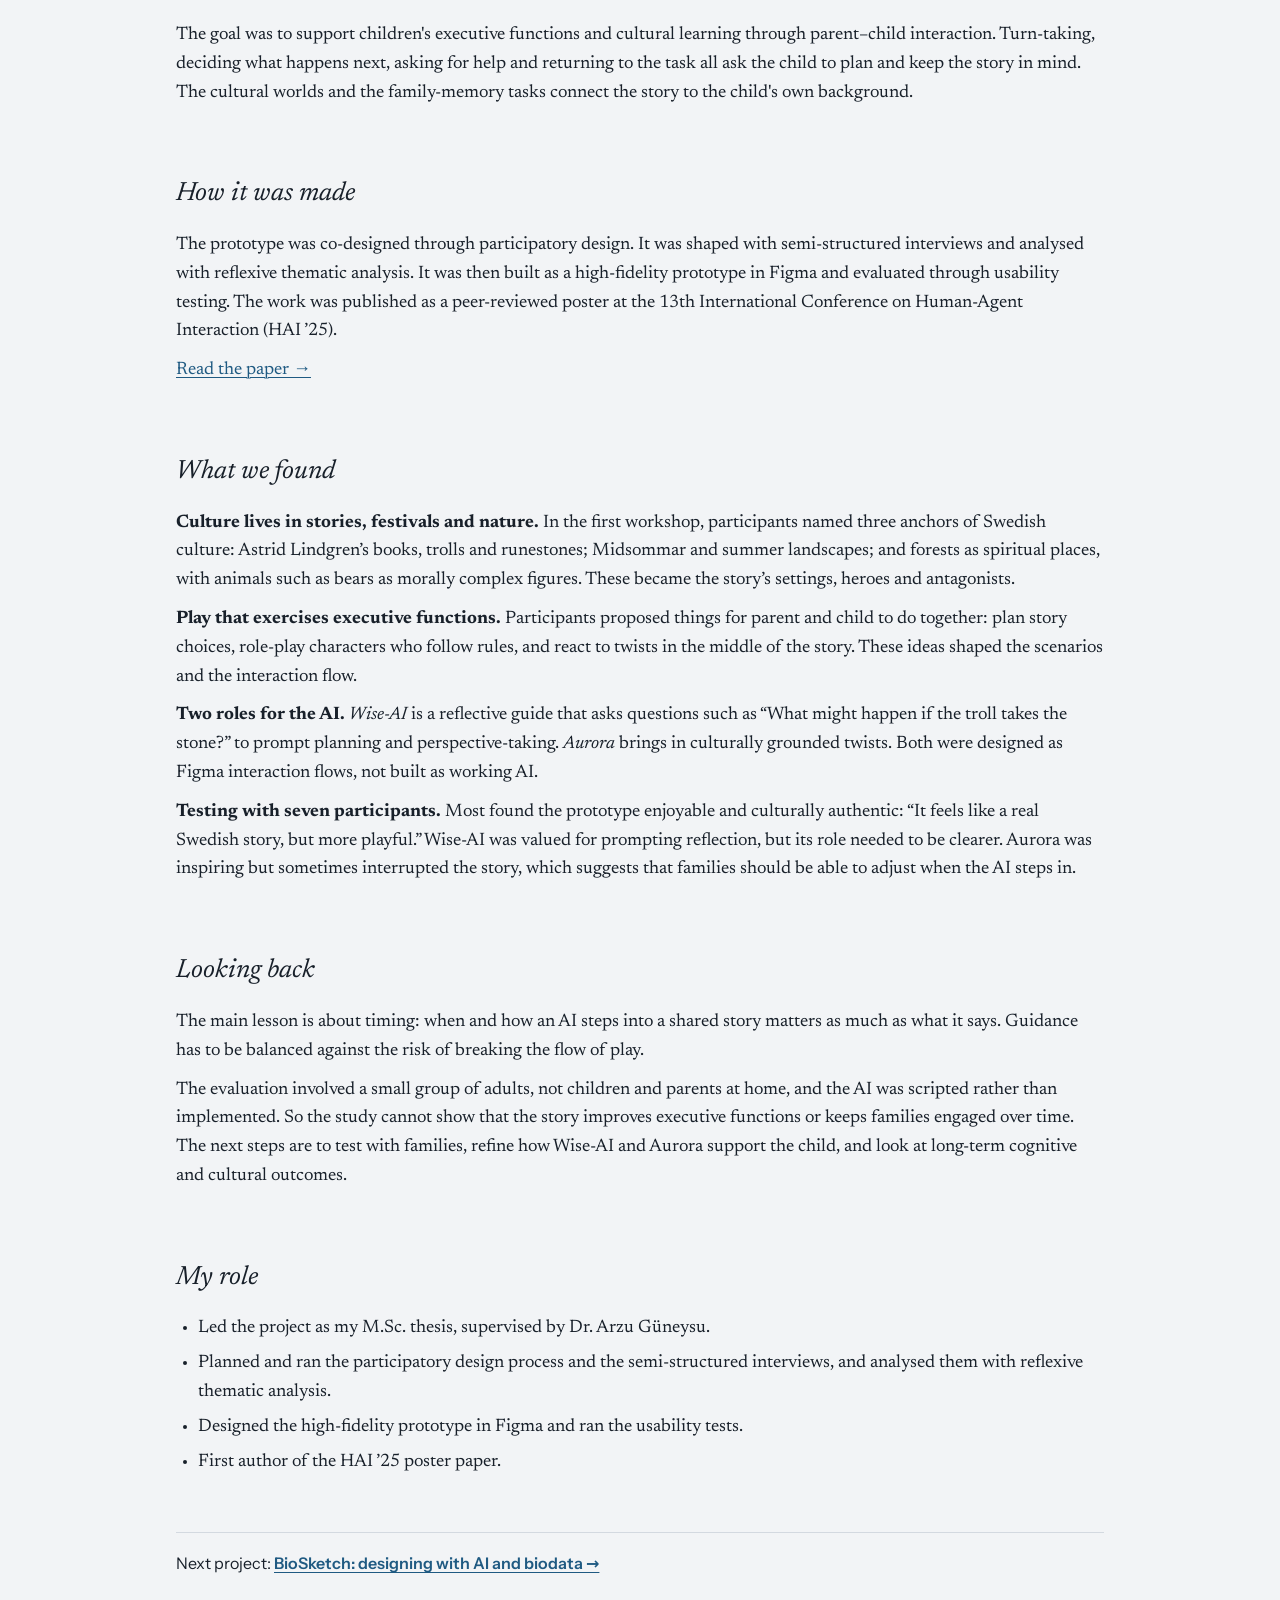
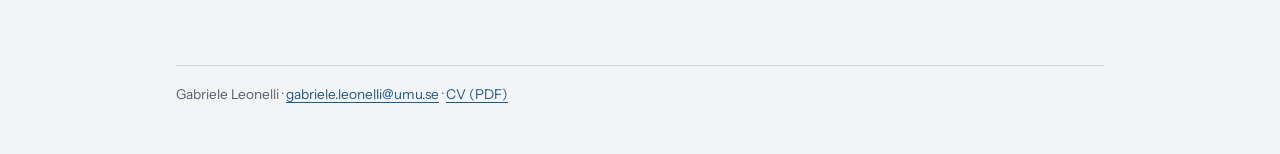
<file: projects/storytelling/index.html>
<!doctype html>
<html lang="en">
<head>
  <meta charset="utf-8">
  <meta name="viewport" content="width=device-width, initial-scale=1">
  <title>AI-Enhanced Interactive Storytelling · Gabriele Leonelli</title>
  <meta name="description" content="An interactive digital narrative where children and parents co-create stories with an AI, supporting executive functions and cultural learning.">
  <link rel="icon" href="../../favicon.ico" sizes="any">
  <link rel="icon" type="image/png" sizes="32x32" href="../../assets/share/favicon-32.png">
  <link rel="apple-touch-icon" href="../../apple-touch-icon.png">
  <link rel="canonical" href="https://leonelligabriele-ops.github.io/projects/storytelling/">
  <meta property="og:type" content="website">
  <meta property="og:site_name" content="Gabriele Leonelli">
  <meta property="og:title" content="AI storytelling for children and parents">
  <meta property="og:description" content="A co-designed interactive story where a child and an AI take turns. Try the clickable prototype. Peer-reviewed poster at HAI ’25.">
  <meta property="og:url" content="https://leonelligabriele-ops.github.io/projects/storytelling/">
  <meta property="og:image" content="https://leonelligabriele-ops.github.io/assets/share/storytelling.jpg">
  <meta property="og:image:width" content="1200">
  <meta property="og:image:height" content="630">
  <meta property="og:image:alt" content="The Midsommar meadow scene from the storytelling prototype">
  <meta name="twitter:card" content="summary_large_image">
  <script>try{var t=localStorage.getItem("theme");if(t==="light"||t==="dark")document.documentElement.dataset.theme=t}catch(e){}</script>
  <link rel="stylesheet" href="../../assets/site.css?v=9">
  <link rel="stylesheet" href="player.css?v=1">
</head>
<body>
  <main class="wide">
    <a class="back" href="../../">← Gabriele Leonelli</a>

    <h1>AI-Enhanced Interactive Storytelling</h1>
    <p class="tagline">Supporting executive functions and cultural learning through participatory design</p>

    <dl class="facts">
      <dt>Question</dt><dd>How can an AI-supported interactive story, grounded in a family’s culture, support children’s executive functions through parent–child play?</dd>
      <dt>Context</dt><dd>M.Sc. thesis in Cognitive Science, Umeå University, 2025</dd>
      <dt>Supervisor</dt><dd>Dr. Arzu Güneysu, Department of Computer Science</dd>
      <dt>Methods</dt><dd>Participatory design, semi-structured interviews, reflexive thematic analysis, usability testing, high-fidelity prototyping</dd>
      <dt>Output</dt><dd>Peer-reviewed poster, HAI ’25 (ACM) · <a href="https://doi.org/10.1145/3765766.3765806" target="_blank" rel="noopener">doi.org/10.1145/3765766.3765806<span class="sr-only"> (opens in a new tab)</span></a></dd>
    </dl>

    <h2 id="try">Try the prototype</h2>
    <p>A short walkthrough of the high-fidelity prototype. Click the <b>highlighted areas</b> as a child would, or use <b>Next</b>. On the landscape screen you can choose between two paths.</p>

    <div class="player" id="player">
      <div class="stage" id="stage" role="region" aria-label="Prototype screen">
        <img id="screen" src="screens/01-theme.webp?v=2" alt="">
      </div>
      <div class="caption">
        <span class="step" id="step"></span>
        <p class="text" id="text"></p>
        <div class="controls">
          <button id="prev" type="button">Back</button>
          <button id="next" type="button" class="primary">Next</button>
        </div>
      </div>
    </div>
    <p class="note">Screens come from the Figma prototype. In the prototype, the AI's lines are scripted. Keyboard: ← and → also move between screens.</p>

    <h2>What it is</h2>
    <p>An interactive digital narrative for children to play together with a parent. The child picks a cultural world (for example a Swedish Midsommar meadow) and fills it with characters, objects, animals and weather. Then the child co-creates a story with an AI storyteller.</p>
    <p>The story is told in turns. The AI opens with a small mystery, and the child continues it. When the child gets stuck, a help button gives a hint instead of an answer. The story ends with tasks that ask the child to bring in a memory or a story from their own family, so the play becomes a conversation between parent and child.</p>

    <h2>Why</h2>
    <p>The goal was to support children's executive functions and cultural learning through parent–child interaction. Turn-taking, deciding what happens next, asking for help and returning to the task all ask the child to plan and keep the story in mind. The cultural worlds and the family-memory tasks connect the story to the child's own background.</p>

    <h2>How it was made</h2>
    <p>The prototype was co-designed through participatory design. It was shaped with semi-structured interviews and analysed with reflexive thematic analysis. It was then built as a high-fidelity prototype in Figma and evaluated through usability testing. The work was published as a peer-reviewed poster at the 13th International Conference on Human-Agent Interaction (HAI ’25).</p>
    <p><a href="https://doi.org/10.1145/3765766.3765806" target="_blank" rel="noopener">Read the paper →<span class="sr-only"> (opens in a new tab)</span></a></p>

    <h2>What we found</h2>
    <p><b>Culture lives in stories, festivals and nature.</b> In the first workshop, participants named three anchors of Swedish culture: Astrid Lindgren’s books, trolls and runestones; Midsommar and summer landscapes; and forests as spiritual places, with animals such as bears as morally complex figures. These became the story’s settings, heroes and antagonists.</p>
    <p><b>Play that exercises executive functions.</b> Participants proposed things for parent and child to do together: plan story choices, role-play characters who follow rules, and react to twists in the middle of the story. These ideas shaped the scenarios and the interaction flow.</p>
    <p><b>Two roles for the AI.</b> <i>Wise-AI</i> is a reflective guide that asks questions such as “What might happen if the troll takes the stone?” to prompt planning and perspective-taking. <i>Aurora</i> brings in culturally grounded twists. Both were designed as Figma interaction flows, not built as working AI.</p>
    <p><b>Testing with seven participants.</b> Most found the prototype enjoyable and culturally authentic: “It feels like a real Swedish story, but more playful.” Wise-AI was valued for prompting reflection, but its role needed to be clearer. Aurora was inspiring but sometimes interrupted the story, which suggests that families should be able to adjust when the AI steps in.</p>

    <h2>Looking back</h2>
    <p>The main lesson is about timing: when and how an AI steps into a shared story matters as much as what it says. Guidance has to be balanced against the risk of breaking the flow of play.</p>
    <p>The evaluation involved a small group of adults, not children and parents at home, and the AI was scripted rather than implemented. So the study cannot show that the story improves executive functions or keeps families engaged over time. The next steps are to test with families, refine how Wise-AI and Aurora support the child, and look at long-term cognitive and cultural outcomes.</p>

    <h2>My role</h2>
    <ul>
      <li>Led the project as my M.Sc. thesis, supervised by Dr. Arzu Güneysu.</li>
      <li>Planned and ran the participatory design process and the semi-structured interviews, and analysed them with reflexive thematic analysis.</li>
      <li>Designed the high-fidelity prototype in Figma and ran the usability tests.</li>
      <li>First author of the HAI ’25 poster paper.</li>
    </ul>

    <p class="next-proj">Next project: <a href="../biosketch/">BioSketch: designing with AI and biodata →</a></p>

    <footer>Gabriele Leonelli · <a href="mailto:gabriele.leonelli@umu.se">gabriele.leonelli@umu.se</a> · <a href="../../cv.pdf" target="_blank" rel="noopener">CV (PDF)<span class="sr-only"> (opens in a new tab)</span></a></footer>
  </main>

  <script src="player.js?v=3"></script>
  <script src="../../assets/theme.js?v=1" defer></script>
</body>
</html>
</file>
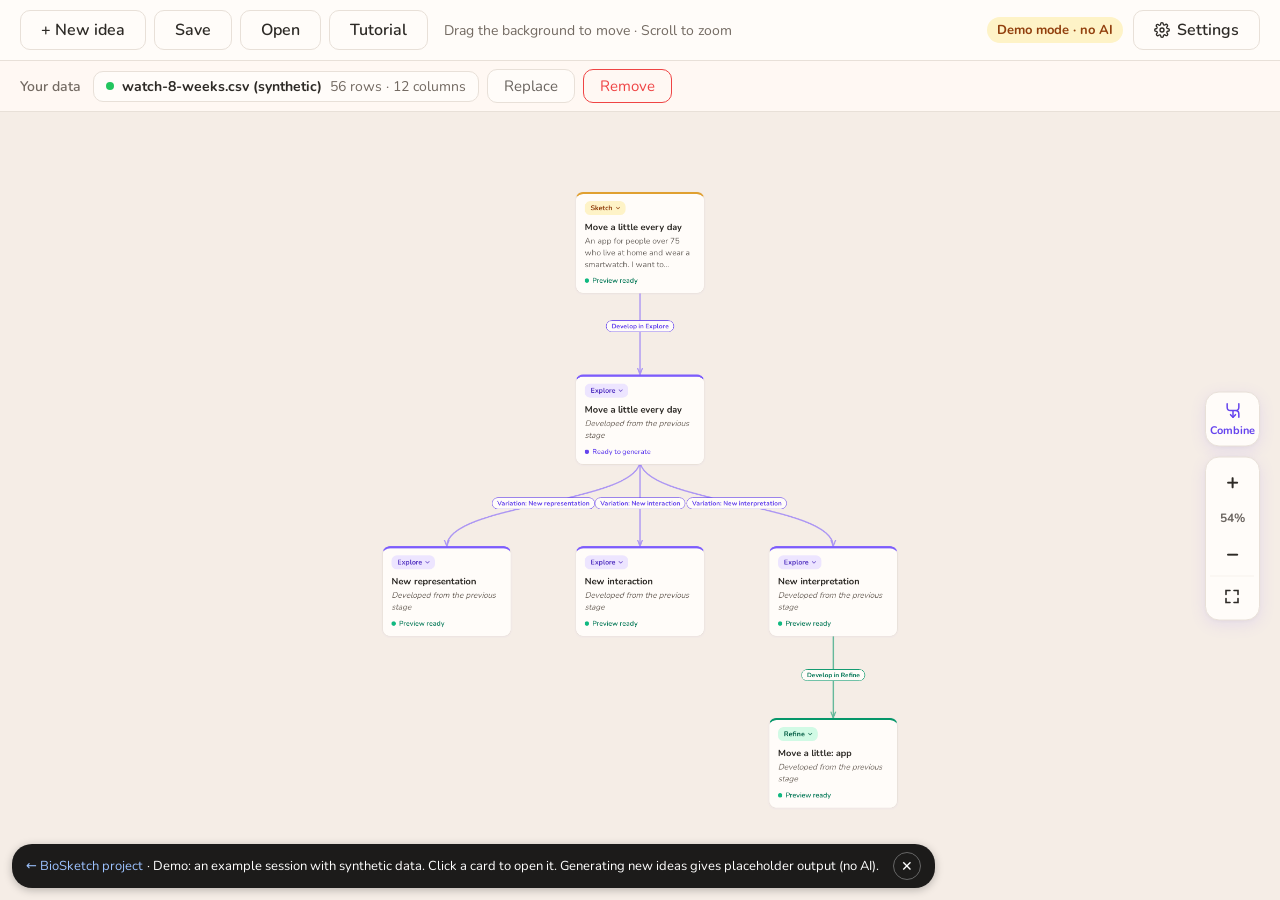
<file: projects/biosketch/app/index.html>
<!doctype html>
<html lang="en">
  <head>
    <meta charset="UTF-8" />
    <meta name="viewport" content="width=device-width, initial-scale=1.0" />
    <title>BioSketch demo</title>
    <meta name="description" content="BioSketch in demo mode: one exploration tree for an activity app for people over 75, from first sketch to near-final app. By Gabriele Leonelli, Umeå University.">
    <link rel="icon" href="/favicon.ico" sizes="any">
    <link rel="preload" href="./vendor/nunito-latin-wght-normal.woff2" as="font" type="font/woff2" crossorigin>
    <style>
      /* Nunito, self-hosted (SIL OFL, see vendor/NUNITO-OFL.txt): no request to Google, no render-blocking stylesheet. */
      @font-face{font-family:"Nunito";font-style:normal;font-display:swap;font-weight:200 1000;src:url(./vendor/nunito-latin-ext-wght-normal.woff2) format("woff2");unicode-range:U+0100-02BA,U+02BD-02C5,U+02C7-02CC,U+02CE-02D7,U+02DD-02FF,U+0304,U+0308,U+0329,U+1D00-1DBF,U+1E00-1E9F,U+1EF2-1EFF,U+2020,U+20A0-20AB,U+20AD-20C0,U+2113,U+2C60-2C7F,U+A720-A7FF}
      @font-face{font-family:"Nunito";font-style:normal;font-display:swap;font-weight:200 1000;src:url(./vendor/nunito-latin-wght-normal.woff2) format("woff2");unicode-range:U+0000-00FF,U+0131,U+0152-0153,U+02BB-02BC,U+02C6,U+02DA,U+02DC,U+0304,U+0308,U+0329,U+2000-206F,U+20AC,U+2122,U+2191,U+2193,U+2212,U+2215,U+FEFF,U+FFFD}
      /* Portfolio copy: darker text colours so every label reaches WCAG AA (4.5:1). */
      html:root{--text-tertiary:#736A62;--accent:#6544EE}
      .move-label[style*="124, 92, 252"]{color:#6544EE!important;border-color:#6544EE!important}
      .move-label[style*="5, 150, 105"]{color:#047857!important}
      .move-label[style*="224, 160, 48"]{color:#8A5A00!important}
    </style>
    <script defer src="./vendor/papaparse.min.js"></script>
    <script type="module" crossorigin src="./assets/index-D-3ucq-W.js"></script>
    <link rel="stylesheet" crossorigin href="./assets/index-op0oUVHW.css">
  </head>
  <body>
    <div id="root"></div>
    <div style="position:fixed;left:12px;bottom:12px;display:flex;align-items:center;gap:4px;z-index:9999;background:#1c1b1a;color:#fff;font:13px/1.4 Nunito,system-ui,sans-serif;padding:8px 14px;border-radius:20px;box-shadow:0 2px 8px rgba(0,0,0,.25);max-width:calc(100vw - 24px)"><a href="../" target="_top" style="color:#9cc2ff;text-decoration:none">← BioSketch project</a> · Demo: an example session with synthetic data. Click a card to open it. Generating new ideas gives placeholder output (no AI).<button type="button" aria-label="Hide this note" onclick="this.parentNode.remove()" style="margin-left:10px;background:none;border:1px solid #666;color:#fff;border-radius:50%;width:28px;height:28px;cursor:pointer;font:14px/1 sans-serif;vertical-align:middle">✕</button></div>
  </body>
</html>
</file>
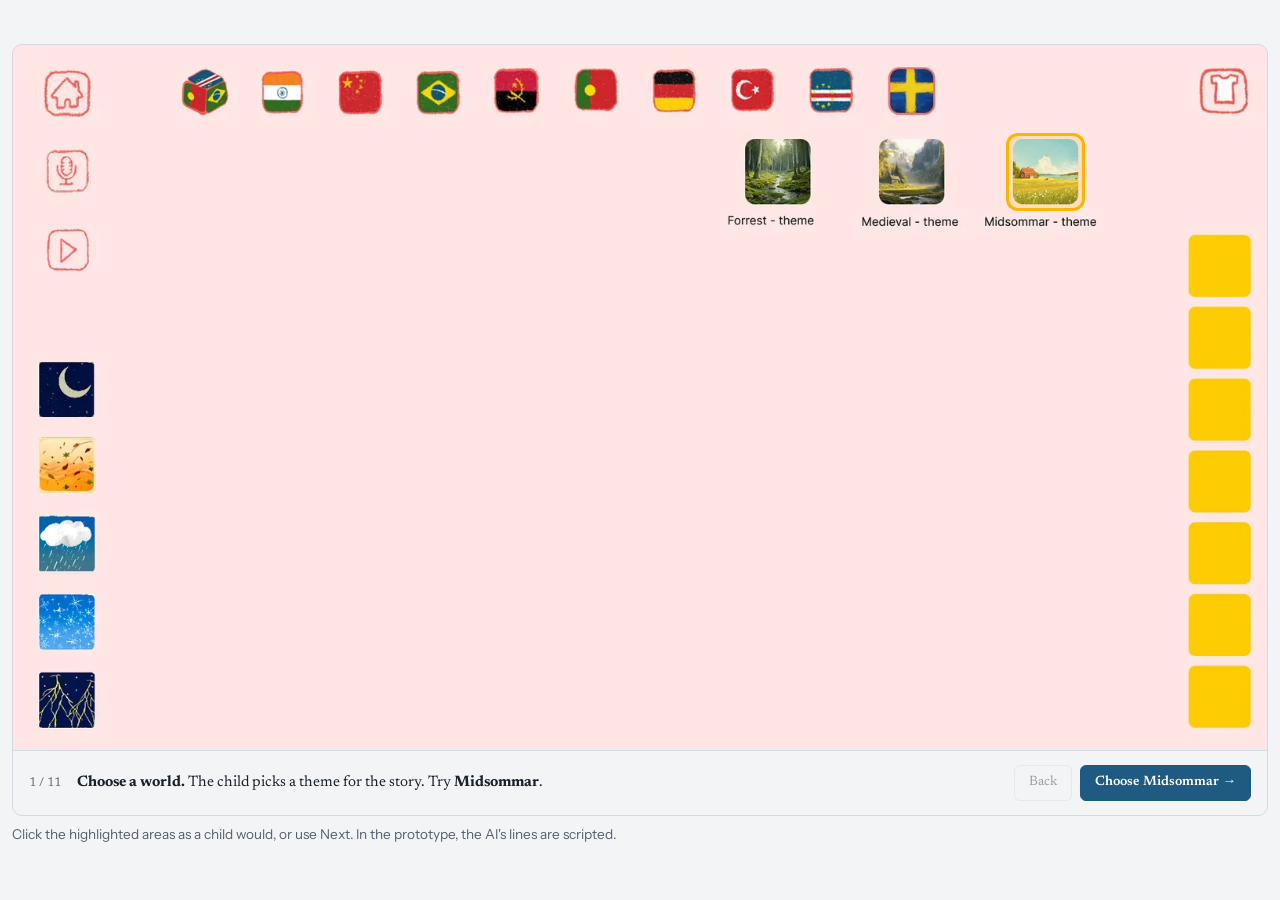
<file: projects/storytelling/demo.html>
<!doctype html>
<html lang="en">
<head>
  <meta charset="utf-8">
  <meta name="viewport" content="width=device-width, initial-scale=1">
  <title>Clickable prototype · AI storytelling · Gabriele Leonelli</title>
  <link rel="icon" href="../../favicon.ico" sizes="any">
  <meta name="robots" content="noindex">
  <script>try{var t=localStorage.getItem("theme");if(t==="light"||t==="dark")document.documentElement.dataset.theme=t}catch(e){}</script>
  <link rel="stylesheet" href="../../assets/site.css?v=9">
  <link rel="stylesheet" href="player.css?v=1">
  <style>
    /* Fits the player into whatever box shows it (the pop-up on the home page). */
    body { margin: 0; min-height: 100vh; display: flex; align-items: center; justify-content: center; padding: 12px; }
    .wrap { margin: 0; padding: 0; width: 100%; max-width: calc((100vh - 150px) * 16 / 9); min-width: 280px; }
    .note { margin-top: 8px; }
  </style>
</head>
<body>
  <main class="wrap">
    <h1 class="sr-only">AI storytelling: clickable prototype</h1>
    <div class="player" id="player">
      <div class="stage" id="stage" role="region" aria-label="Prototype screen">
        <img id="screen" src="screens/01-theme.webp?v=2" alt="">
      </div>
      <div class="caption">
        <span class="step" id="step"></span>
        <p class="text" id="text"></p>
        <div class="controls">
          <button id="prev" type="button">Back</button>
          <button id="next" type="button" class="primary">Next</button>
        </div>
      </div>
    </div>
    <p class="note">Click the highlighted areas as a child would, or use Next. In the prototype, the AI's lines are scripted.</p>
  </main>
  <script src="player.js?v=3"></script>
</body>
</html>
</file>
<file: assets/site.css>
/* Design: Lab Notebook (Lake). Rules: .design-foundations/DESIGN.md */

/* ---------- Fonts (self-hosted, SIL Open Font License) ---------- */
@font-face { font-family: "Newsreader"; src: url("fonts/newsreader-wght.woff2") format("woff2"); font-weight: 200 800; font-style: normal; font-display: swap; }
@font-face { font-family: "Newsreader"; src: url("fonts/newsreader-wght-italic.woff2") format("woff2"); font-weight: 200 800; font-style: italic; font-display: swap; }
@font-face { font-family: "Instrument Sans"; src: url("fonts/instrument-sans-wght.woff2") format("woff2"); font-weight: 400 700; font-style: normal; font-display: swap; }

/* ---------- Tokens ---------- */
:root {
  --bg: #F2F4F6;
  --ink: #18202A;
  --muted: #56606C;
  --rule: #D3D9E0;
  --accent: #1F5A82;
  --on-accent: #FFFFFF;
  --soft: #E4E9EF;

  --f-body: "Newsreader", Georgia, serif;
  --f-ui: "Instrument Sans", system-ui, -apple-system, "Segoe UI", sans-serif;

  --r-img: 14px;
  --r-pill: 22px;
  --r-portrait: 50% 46% 52% 48% / 48% 52% 46% 50%;
  --rail: 120px;

  /* aliases used by older page styles */
  --text: var(--ink);
  --line: var(--rule);
  --link: var(--accent);
  color-scheme: light;
}
/* Dark colours: follow the system setting unless the visitor picked light,
   or force them when the visitor picked dark (button in assets/theme.js). */
@media (prefers-color-scheme: dark) {
  :root:not([data-theme="light"]) {
    --bg: #11161C;
    --ink: #E2E7ED;
    --muted: #9DA8B4;
    --rule: #29313B;
    --accent: #8CC0E6;
    --on-accent: #0D1620;
    --soft: #19202A;
    color-scheme: dark;
  }
}
:root[data-theme="dark"] {
  --bg: #11161C;
  --ink: #E2E7ED;
  --muted: #9DA8B4;
  --rule: #29313B;
  --accent: #8CC0E6;
  --on-accent: #0D1620;
  --soft: #19202A;
  color-scheme: dark;
}

/* ---------- Base ---------- */
* { box-sizing: border-box; }
html { background: var(--bg); color: var(--ink); }
body {
  margin: 0;
  background: var(--bg);
  color: var(--ink);
  font-family: var(--f-body);
  font-size: 18px;
  line-height: 1.6;
  -webkit-text-size-adjust: 100%;
}
main { max-width: 760px; margin: 0 auto; padding: 56px 16px 0; }
main.wide { max-width: 960px; }
h1, h2, h3 { font-family: var(--f-body); font-weight: 500; line-height: 1.2; margin: 0; }
h1 { font-size: 2.6rem; letter-spacing: -0.01em; }
h2 { font-size: 1.65rem; font-style: italic; font-weight: 400; margin: 72px 0 20px; }
h3 { font-size: 1.1rem; }
p { margin: 0 0 10px; }
ul { padding-left: 1.2em; }
li { margin-bottom: 6px; }
a { color: var(--accent); text-underline-offset: 3px; text-decoration-thickness: 1px; }
a:hover { text-decoration-thickness: 2px; }
:focus-visible { outline: 3px solid var(--accent); outline-offset: 3px; border-radius: 2px; }
img { display: block; max-width: 100%; height: auto; }

/* ---------- Shared pieces ---------- */
.sr-only { position: absolute; width: 1px; height: 1px; padding: 0; margin: -1px; overflow: hidden; clip: rect(0 0 0 0); white-space: nowrap; border: 0; }
.meta { font-family: var(--f-ui); font-size: 0.85rem; color: var(--muted); }
.tagline { font-family: var(--f-ui); color: var(--muted); margin: 8px 0 18px; font-size: 1rem; }
.note { font-family: var(--f-ui); color: var(--muted); font-size: 0.85rem; }
.back { display: inline-block; font-family: var(--f-ui); font-size: 0.9rem; margin-bottom: 28px; }
.button, .btn {
  display: inline-flex; align-items: center; min-height: 44px;
  font-family: var(--f-ui); font-weight: 600; font-size: 0.95rem;
  padding: 10px 20px; border-radius: var(--r-pill);
  background: var(--accent); color: var(--on-accent); text-decoration: none;
}
.button:hover, .btn:hover { text-decoration: none; filter: brightness(1.08); }
.quiet { font-family: var(--f-ui); font-weight: 600; font-size: 0.95rem; text-decoration: none; }
.quiet:hover { text-decoration: underline; }
.links { font-family: var(--f-ui); font-size: 0.88rem; display: flex; flex-wrap: wrap; gap: 6px 18px; margin-top: 6px; }
.tag {
  font-family: var(--f-ui); font-size: 0.72rem; font-weight: 600; white-space: nowrap;
  padding: 1px 9px; border: 1px solid var(--rule); border-radius: var(--r-pill);
  color: var(--muted); vertical-align: 2px; margin-left: 6px;
}
.facts { display: grid; grid-template-columns: max-content 1fr; gap: 6px 20px; margin: 20px 0; font-size: 1rem; }
.facts dt { font-family: var(--f-ui); color: var(--muted); font-size: 0.88rem; padding-top: 3px; }
.facts dd { margin: 0; min-width: 0; overflow-wrap: anywhere; }
@media (max-width: 480px) {
  .facts { grid-template-columns: 1fr; gap: 0; }
  .facts dd { margin-bottom: 10px; }
}
figure { margin: 16px 0 24px; }
figure img { border-radius: var(--r-img); display: block; }
figcaption { font-family: var(--f-ui); color: var(--muted); font-size: 0.85rem; margin-top: 8px; }
.gallery { display: grid; grid-template-columns: repeat(auto-fit, minmax(260px, 1fr)); gap: 24px; }
.gallery figure { margin: 0; }
footer {
  font-family: var(--f-ui); font-size: 0.85rem; color: var(--muted);
  margin: 88px 0 0; padding: 18px 0 48px; border-top: 1px solid var(--rule);
}

/* ---------- Home: intro ---------- */
.intro { display: grid; grid-template-columns: auto 1fr; gap: 28px; align-items: start; }
.portrait { width: 140px; height: 140px; object-fit: cover; border-radius: var(--r-portrait); }
.lead { font-size: 1.28rem; line-height: 1.5; max-width: 40ch; text-wrap: pretty; }
.looking { font-family: var(--f-ui); font-size: 0.95rem; margin: 14px 0 22px; }
.actions { display: flex; flex-wrap: wrap; gap: 12px 22px; align-items: center; }
.profiles { font-family: var(--f-ui); font-size: 0.88rem; margin-top: 16px; display: flex; flex-wrap: wrap; gap: 6px 18px; }
.profiles a { color: var(--muted); }
.profiles a:hover { color: var(--accent); }
.toc { font-family: var(--f-ui); font-size: 0.9rem; display: flex; flex-wrap: wrap; gap: 8px 22px; margin-top: 40px; padding-top: 14px; border-top: 1px solid var(--rule); }
.toc a { color: var(--ink); text-decoration: none; }
.toc a:hover { color: var(--accent); }
section { scroll-margin-top: 24px; }

/* ---------- Home: dated entries (signature: year rail) ---------- */
.entry, .proj { position: relative; padding: 18px 0; border-top: 1px solid var(--rule); }
.entry:first-of-type, .proj:first-of-type { border-top: 0; }
.when { display: block; font-family: var(--f-ui); font-size: 0.85rem; color: var(--muted); font-variant-numeric: tabular-nums; }
.entry h3 a, .proj h3 a { color: var(--ink); text-decoration: none; }
.entry h3 a:hover, .proj h3 a:hover { color: var(--accent); text-decoration: underline; }
.sub { font-family: var(--f-ui); font-size: 0.85rem; font-weight: 600; color: var(--muted); margin: 32px 0 2px; }
.proj { display: grid; grid-template-columns: 1fr; gap: 14px; padding: 26px 0; }
.proj:first-of-type { padding-top: 4px; }
.thumb { display: block; overflow: hidden; border-radius: var(--r-img); background: var(--soft); align-self: start; }
.thumb img { width: 100%; height: auto; }
.skills { display: grid; grid-template-columns: 1fr; gap: 2px 28px; margin: 0; }
.skills dt { font-family: var(--f-ui); font-weight: 600; font-size: 0.9rem; }
.skills dd { margin: 0 0 14px; }

.proj { gap: 18px; padding: 28px 0 36px; }
@media (min-width: 760px) {
  .skills { grid-template-columns: 200px 1fr; }
}
@media (min-width: 900px) {
  main.home { padding-left: calc(16px + var(--rail)); max-width: calc(760px + var(--rail)); }
  .entry .when, .proj .when { position: absolute; left: calc(-1 * var(--rail)); width: calc(var(--rail) - 24px); text-align: right; top: 22px; }
  .proj .when { top: 8px; }
}
@media (max-width: 520px) {
  h1 { font-size: 2.1rem; }
  .intro { grid-template-columns: 1fr; gap: 18px; }
  .portrait { width: 112px; height: 112px; }
}

/* ---------- BioSketch tree figure (home page) ----------
   Drawn as real text in the tool's own style, so it stays readable at any width.
   Colours are the tool's (its canvas is always light), in both site colour modes. */
.tree-fig {
  display: grid; align-items: center; text-decoration: none; color: #1d1b19;
  grid-template-columns: minmax(0,1fr) 56px minmax(0,1fr) 44px minmax(0,1fr) 56px minmax(0,1fr);
  grid-template-rows: repeat(3, auto); row-gap: 14px;
  padding: 26px 22px; border-radius: var(--r-img); background: #F5EDE6; font-family: var(--f-ui);
}
.tree-fig:hover .tnode { border-color: #d8ccc0; }
.tnode {
  background: #FFFCF9; border: 1px solid #ece2d8; border-top: 4px solid var(--c);
  border-radius: 10px; padding: 9px 11px 10px; min-width: 0;
}
.tnode .st { display: inline-block; font-size: 0.7rem; font-weight: 600; padding: 1px 8px; border-radius: 20px; background: var(--pb); color: var(--pt); }
.tnode .tt { display: block; font-size: 0.86rem; font-weight: 600; line-height: 1.25; margin-top: 6px; }
.tnode .ok { display: block; font-size: 0.72rem; color: #0b7a4f; margin-top: 5px; }
.t-sk { --c: #E7A63A; --pb: #FDF0C4; --pt: #7a5200; }
.t-ex { --c: #7B5CF0; --pb: #EBE5FF; --pt: #4B32B8; }
.t-rf { --c: #10A36B; --pb: #D8F5E6; --pt: #0B6B43; }
.tconn { position: relative; height: 100%; min-height: 24px; }
.tconn svg { position: absolute; inset: 0; width: 100%; height: 100%; overflow: visible; }
.tconn .lbl { position: absolute; left: 50%; top: 50%; transform: translate(-50%, -150%); font-size: 0.62rem; font-weight: 600; white-space: nowrap; color: var(--pt); }
.tconn.down { display: none; }
@media (max-width: 640px) {
  .tree-fig { grid-template-columns: 1fr; grid-template-rows: none; row-gap: 0; padding: 18px; }
  .tree-fig > * { grid-column: 1 !important; grid-row: auto !important; }
  .tconn { display: none; }
  .tconn.down { display: block; height: 30px; text-align: center; font-size: 0.72rem; font-weight: 600; line-height: 30px; color: var(--pt); }
  .tnode + .tnode { margin-top: 8px; }
  .tnode .ok { display: none; }
  .tnode { padding: 7px 11px 8px; }
}

.next-proj { font-family: var(--f-ui); font-size: 1rem; margin-top: 56px; padding-top: 18px; border-top: 1px solid var(--rule); }
.next-proj a { font-weight: 600; }

/* ---------- Demo pop-up (assets/demo-modal.js) ---------- */
.demo-modal {
  width: min(1200px, 94vw); height: min(860px, 92vh); max-width: 100vw; max-height: 100vh;
  padding: 0; border: 1px solid var(--rule); border-radius: 18px;
  background: var(--bg); color: var(--ink); overflow: hidden;
}
.demo-modal[open] { display: flex; flex-direction: column; }
.demo-modal::backdrop { background: rgba(9, 13, 19, 0.62); }
.demo-bar {
  display: flex; align-items: center; gap: 16px; padding: 8px 10px 8px 20px;
  border-bottom: 1px solid var(--rule); font-family: var(--f-ui);
}
.demo-title { flex: 1; margin: 0; font-family: var(--f-ui); font-weight: 600; font-size: 1rem; }
.demo-full { font-size: 0.88rem; white-space: nowrap; }
.demo-close {
  width: 44px; height: 44px; flex: none; border-radius: 50%; cursor: pointer;
  border: 1px solid var(--rule); background: var(--bg); color: var(--ink); font-size: 1.05rem;
}
.demo-close:hover { background: var(--soft); }
.demo-frame { flex: 1; width: 100%; border: 0; background: var(--bg); }
.modal-open, .modal-open body { overflow: hidden; }
@media (max-width: 640px) {
  .demo-modal { width: 100vw; height: 100dvh; border-radius: 0; border: 0; }
  .demo-full { display: none; }
}

/* ---------- Light / dark toggle ---------- */
.theme-toggle {
  position: absolute; top: 12px; right: 16px; z-index: 5;
  display: inline-flex; align-items: center; gap: 7px;
  min-height: 44px; padding: 0 14px;
  font: 500 0.85rem/1 var(--f-ui); color: var(--muted);
  background: var(--bg); border: 1px solid var(--rule); border-radius: var(--r-pill);
  cursor: pointer;
}
.theme-toggle:hover { color: var(--ink); border-color: var(--muted); }
.theme-toggle svg { width: 16px; height: 16px; flex: none; }

/* ---------- Print ---------- */
@media print {
  /* :root:root outranks the dark-mode rules above, so paper is always light. */
  :root:root { color-scheme: light; --bg: #fff; --ink: #000; --muted: #444; --rule: #bbb; --accent: #000; --on-accent: #000; --soft: #eee; }
  @page { margin: 16mm 14mm; }
  body { font-size: 10.5pt; background: #fff; color: #000; }
  main, main.home, main.wide { max-width: none; padding: 0; }
  .toc, .thumb, .tree-fig, .tree-hero figure, .links a.quiet, .back, .next-proj, .player, #try ~ p.note, .demo-modal,
  .button, .phone-only, .tree-hero .actions, .tree-hero .note, .theme-toggle { display: none !important; }
  a { color: #000; text-decoration: none; }
  .btn { background: none; color: #000; padding: 0; min-height: 0; font-weight: 600; }
  .btn[href$="cv.pdf"]::after { content: " (leonelligabriele-ops.github.io/cv.pdf)"; font-weight: 400; font-size: 0.85em; }
  a[href^="http"]::after { content: " (" attr(href) ")"; font-size: 0.8em; color: #444; word-break: break-all; }
  a[href^="projects/"]::after { content: " (leonelligabriele-ops.github.io/" attr(href) ")"; font-size: 0.8em; color: #444; }
  .entry, .proj, figure, .facts { break-inside: avoid; }
  h2 { margin-top: 24px; break-after: avoid; }
  .gallery img { max-height: 120mm; width: auto; }
}
</file>
<file: projects/storytelling/player.css>
/* Clickable prototype player (used by index.html and demo.html) */
.player { border: 1px solid var(--line); border-radius: 10px; overflow: hidden; background: var(--soft); }
.stage { position: relative; aspect-ratio: 16 / 9; background: #ddd; cursor: pointer; }
.stage img { position: absolute; inset: 0; width: 100%; height: 100%; object-fit: cover; display: block; }
.hotspot {
  position: absolute; border: 3px solid #ffb400; border-radius: 12px; background: rgba(255, 180, 0, 0.18);
  cursor: pointer; padding: 0; animation: pulse 1.6s ease-in-out infinite;
}
.hotspot:focus-visible { outline: 3px solid var(--accent); outline-offset: 2px; box-shadow: 0 0 0 6px var(--bg); }
.stage.flash .hotspot { animation: flash 0.5s ease-in-out 2; }
@keyframes pulse { 0%, 100% { box-shadow: 0 0 0 0 rgba(255, 180, 0, 0.6); } 50% { box-shadow: 0 0 0 10px rgba(255, 180, 0, 0); } }
@keyframes flash { 50% { background: rgba(255, 180, 0, 0.6); } }
.caption { padding: 14px 16px; display: flex; gap: 12px 16px; align-items: center; flex-wrap: wrap; border-top: 1px solid var(--line); background: var(--bg); }
.caption .step { color: var(--muted); font-size: 0.8rem; font-variant-numeric: tabular-nums; white-space: nowrap; }
.caption .text { flex: 1 1 320px; font-size: 0.95rem; margin: 0; }
.caption .text b { color: var(--text); }
.controls { display: flex; gap: 8px; }
.controls button {
  font: inherit; font-size: 0.85rem; padding: 6px 14px; border-radius: 6px; cursor: pointer;
  border: 1px solid var(--line); background: var(--bg); color: var(--text);
}
.controls button.primary { background: var(--accent); border-color: var(--accent); color: var(--on-accent); font-weight: 600; }
.controls button:disabled { opacity: 0.4; cursor: default; }
.path { font-size: 0.75rem; padding: 1px 8px; border-radius: 10px; border: 1px solid var(--line); color: var(--muted); }
/* Bigger touch target without changing the visible ring (WCAG 2.5.8) */
.hotspot::before { content: ""; position: absolute; inset: -12px; }
@media (prefers-reduced-motion: reduce) {
  .hotspot, .stage.flash .hotspot { animation: none; }
}
</file>
<file: projects/biosketch/app/assets/index-op0oUVHW.css>
:root{--bg-primary: #FFFCF9;--bg-secondary: #FFF8F3;--bg-tertiary: #F5EDE6;--text-primary: #2D2A26;--text-secondary: #6B6560;--text-tertiary: #A89F96;--border: #E8E0D8;--border-light: #F0E8E0;--accent: #7C5CFC;--accent-light: #EDE5FF;--radius: 14px;--radius-sm: 10px;--radius-lg: 20px;--font: "Nunito", -apple-system, BlinkMacSystemFont, "Segoe UI", sans-serif;--transition: .2s cubic-bezier(.4, 0, .2, 1);--shadow-card: 0 1px 4px rgba(124, 92, 252, .06);--shadow-hover: 0 4px 16px rgba(124, 92, 252, .12), 0 1px 4px rgba(0,0,0,.04)}*{box-sizing:border-box;margin:0;padding:0}body{font-family:var(--font);background:var(--bg-secondary);color:var(--text-primary);overflow:hidden;height:100vh}#root{height:100vh}.app-layout{display:flex;flex-direction:column;height:100vh;overflow:hidden}.toolbar{padding:10px 20px;border-bottom:1px solid var(--border);display:flex;justify-content:space-between;align-items:center;background:var(--bg-primary);flex-shrink:0;gap:12px}.toolbar-left{display:flex;gap:8px;align-items:center}.toolbar button{font-size:16px;padding:8px 20px;border:1px solid var(--border);border-radius:var(--radius-sm);background:var(--bg-primary);color:var(--text-primary);cursor:pointer;font-family:var(--font);font-weight:600;transition:all var(--transition)}.toolbar button:hover{background:var(--bg-tertiary);transform:translateY(-1px)}.toolbar button:active{transform:translateY(0)}.toolbar button:disabled{opacity:.4;cursor:default;transform:none}.toolbar-hint{font-size:14px;color:var(--text-tertiary);margin-left:8px}.data-bar{padding:8px 20px;border-bottom:1px solid var(--border);display:flex;justify-content:space-between;align-items:center;background:var(--bg-secondary);flex-shrink:0;gap:12px}.data-bar-left{display:flex;gap:8px;align-items:center}.data-bar-right{display:flex;gap:10px;align-items:center}.data-bar-title{font-size:14px;color:var(--text-tertiary);font-weight:600;margin-right:4px}.data-bar button{font-size:15px;padding:6px 16px;border:1px solid var(--border);border-radius:var(--radius-sm);background:var(--bg-primary);color:var(--text-secondary);cursor:pointer;font-family:var(--font);transition:all var(--transition)}.data-bar button:hover{background:var(--bg-tertiary);transform:translateY(-1px)}.data-bar button:active{transform:translateY(0)}.data-bar button.active{background:var(--accent);color:#fff;border-color:var(--accent)}.data-bar .stop-btn{background:none;border-color:#ef4444;color:#ef4444}.data-bar .stop-btn:hover{background:#fef2f2}.pulse{width:8px;height:8px;border-radius:50%;background:#22c55e;animation:pulse-anim 1s ease-in-out infinite}@keyframes pulse-anim{0%,to{opacity:1}50%{opacity:.3}}.data-bar-hint{font-size:14px;color:var(--text-tertiary);margin-left:4px}.csv-file{display:inline-flex;align-items:center;gap:8px;font-size:14px;padding:5px 12px;border-radius:var(--radius-sm);background:var(--bg-primary);border:1px solid var(--border)}.csv-file-name{font-weight:700;color:var(--text-primary);max-width:260px;overflow:hidden;text-overflow:ellipsis;white-space:nowrap}.csv-file-meta{color:var(--text-tertiary)}.source-chip{display:inline-flex;align-items:center;gap:6px;font-size:13px;padding:3px 10px;border-radius:var(--radius-lg);background:var(--bg-tertiary);color:var(--text-secondary);font-weight:600;white-space:nowrap;-webkit-user-select:none;user-select:none}.source-chip-compact{font-size:12px;padding:2px 8px;gap:4px}.model-toggle{display:flex;align-items:center;gap:8px}.toggle-track{display:flex;background:var(--bg-tertiary);border-radius:var(--radius-lg);padding:3px;cursor:pointer;-webkit-user-select:none;user-select:none}.toggle-track span{font-size:15px;padding:6px 16px;border-radius:18px;transition:all var(--transition);color:var(--text-tertiary);font-weight:600}.toggle-track span.active{background:var(--bg-primary);color:var(--text-primary);box-shadow:0 1px 3px #0000001a}.model-active-badge{font-size:14px;color:#065f46;font-weight:600;padding:4px 12px;background:#d1fae5;border-radius:var(--radius-lg);white-space:nowrap}.model-active-badge.clickable{cursor:pointer}.model-active-badge.clickable:hover{background:#a7f3d0}.ollama-config{display:flex;align-items:center;gap:6px}.ollama-config-label{font-size:14px;color:var(--text-tertiary);font-weight:600}.ollama-url-badge{font-size:14px;color:var(--text-tertiary);padding:3px 10px;background:var(--bg-tertiary);border-radius:var(--radius-lg);max-width:180px;overflow:hidden;text-overflow:ellipsis;white-space:nowrap}.ollama-url-badge.clickable{cursor:pointer}.ollama-url-badge.clickable:hover{color:var(--text-secondary);background:var(--border)}.model-input{font-size:14px;padding:5px 12px;border:1px solid var(--accent);border-radius:var(--radius-sm);outline:none;width:140px;font-family:var(--font)}.model-input.url-input{width:200px}.canvas-area{flex:1;overflow:hidden;position:relative;background:var(--bg-tertiary);cursor:grab;touch-action:none}.canvas-area.panning{cursor:grabbing}.canvas-inner{position:absolute;width:8000px;height:8000px;will-change:transform}.connectors-svg{position:absolute;top:0;left:0;width:100%;height:100%;pointer-events:none}.canvas-tools{position:absolute;right:20px;top:50%;transform:translateY(-50%);display:flex;flex-direction:column;align-items:stretch;gap:10px;z-index:20}.combine-btn{display:flex;flex-direction:column;align-items:center;gap:2px;padding:8px 4px;font-family:var(--font);font-size:11px;font-weight:700;background:var(--bg-primary);color:var(--accent);border:1px solid var(--border);border-radius:var(--radius);box-shadow:var(--shadow-hover);cursor:pointer;transition:all var(--transition)}.combine-btn:hover:not(:disabled){background:var(--accent-light);border-color:var(--accent)}.combine-btn.active{background:var(--accent);color:#fff;border-color:var(--accent)}.combine-btn:disabled{color:var(--text-tertiary);opacity:.6;cursor:default}.zoom-controls{display:flex;flex-direction:column;align-items:stretch;background:var(--bg-primary);border:1px solid var(--border);border-radius:var(--radius);box-shadow:var(--shadow-hover);padding:4px;gap:2px;z-index:20;cursor:default}.zoom-controls button{width:44px;height:40px;border:none;border-radius:var(--radius-sm);background:transparent;color:var(--text-primary);font-family:var(--font);font-size:22px;font-weight:700;line-height:1;cursor:pointer;display:flex;align-items:center;justify-content:center;transition:background var(--transition),color var(--transition)}.zoom-controls button:hover:not(:disabled){background:var(--accent-light);color:var(--accent)}.zoom-controls button:disabled{opacity:.3;cursor:default}.zoom-controls .zoom-level{font-size:12px;font-weight:700;color:var(--text-secondary);height:28px}.zoom-controls .zoom-fit{border-top:1px solid var(--border-light);border-radius:0 0 var(--radius-sm) var(--radius-sm)}.canvas-empty{position:absolute;left:50%;top:45%;transform:translate(-50%,-50%);max-width:380px;text-align:center;cursor:default;display:flex;flex-direction:column;align-items:center;gap:10px}.canvas-empty-title{font-size:24px;font-weight:700;color:var(--text-primary)}.canvas-empty-text{font-size:16px;color:var(--text-secondary);line-height:1.5}.canvas-empty-btn{margin-top:8px;font-size:17px;font-weight:700;padding:12px 28px;border:none;border-radius:var(--radius-sm);background:var(--accent);color:#fff;cursor:pointer;font-family:var(--font);transition:all var(--transition)}.canvas-empty-btn:hover{opacity:.9;transform:translateY(-1px)}.node-card{position:absolute;width:240px;background:var(--bg-primary);border:1px solid var(--border);border-top:4px solid var(--border);border-radius:var(--radius);padding:12px 16px 14px;cursor:pointer;touch-action:none;-webkit-user-select:none;user-select:none;transition:box-shadow var(--transition),transform var(--transition);box-shadow:var(--shadow-card);animation:card-appear .3s cubic-bezier(.4,0,.2,1) both}@keyframes card-appear{0%{opacity:0;transform:scale(.92) translateY(8px)}to{opacity:1;transform:scale(1) translateY(0)}}.node-card:hover{box-shadow:var(--shadow-hover);transform:translateY(-2px)}.node-card.selected{border-color:var(--accent);box-shadow:0 0 0 3px var(--accent-light),var(--shadow-hover)}.node-card.loading{animation:gentle-pulse 2s ease-in-out infinite}@keyframes gentle-pulse{0%,to{opacity:.7}50%{opacity:.5}}.node-top{display:flex;align-items:center;gap:6px;margin-bottom:10px;min-height:26px}.node-delete{margin-left:auto;width:28px;height:28px;flex:none;display:flex;align-items:center;justify-content:center;border:none;border-radius:var(--radius-sm);background:transparent;color:var(--text-tertiary);cursor:pointer;opacity:0;transition:all var(--transition)}.node-card:hover .node-delete,.node-card.selected .node-delete{opacity:1}@media (hover: none){.node-delete{opacity:1}}.node-delete:hover{color:#dc2626;background:#fef2f2}.node-title{font-size:17px;font-weight:700;color:var(--text-primary);white-space:nowrap;overflow:hidden;text-overflow:ellipsis;margin-bottom:4px;cursor:text}.node-title.placeholder,.ne-title.placeholder{color:var(--text-tertiary)}.node-title-input{width:100%;font-size:17px;font-weight:700;font-family:var(--font);color:var(--text-primary);padding:2px 6px;margin:-3px -7px 1px;border:1px solid var(--accent);border-radius:6px;outline:none;box-sizing:content-box}.node-preview{font-size:15px;color:var(--text-secondary);line-height:1.45;display:-webkit-box;-webkit-line-clamp:3;-webkit-box-orient:vertical;overflow:hidden;min-height:44px}.node-preview.placeholder{color:var(--text-tertiary);font-style:italic}.node-status{display:flex;align-items:center;gap:6px;margin-top:10px;font-size:13px;font-weight:600;color:var(--text-tertiary)}.node-status-dot{width:8px;height:8px;border-radius:50%;background:var(--border)}.node-status.draft{color:var(--accent)}.node-status.draft .node-status-dot{background:var(--accent)}.node-status.busy{color:#b45309}.node-status.busy .node-status-dot{background:#f59e0b;animation:pulse-anim 1s ease-in-out infinite}.node-status.ready{color:#047857}.node-status.ready .node-status-dot{background:#10b981}.stage-picker{position:relative;display:inline-flex;flex-shrink:0}.stage-badge{display:inline-flex;align-items:center;gap:5px;font-size:13px;padding:3px 8px 3px 10px;border-radius:var(--radius-sm);font-weight:700;font-family:var(--font);border:1px solid transparent;cursor:pointer;-webkit-user-select:none;user-select:none;transition:all var(--transition)}.stage-badge:hover,.stage-badge.open{border-color:currentColor;box-shadow:0 1px 4px #00000014}.stage-badge svg{opacity:.75}.stage-menu{position:absolute;top:calc(100% + 6px);left:0;z-index:60;width:280px;background:var(--bg-primary);border:1px solid var(--border);border-radius:var(--radius);box-shadow:0 12px 32px #1e143c2e;padding:8px;cursor:default}.stage-menu-title{font-size:12px;font-weight:700;color:var(--text-tertiary);text-transform:uppercase;letter-spacing:.04em;padding:4px 8px 6px}.stage-option{width:100%;display:flex;align-items:center;gap:10px;text-align:left;padding:8px;border:none;border-radius:var(--radius-sm);background:none;font-family:var(--font);cursor:pointer;color:var(--text-primary)}.stage-option:hover{background:var(--bg-tertiary)}.stage-option.current{background:var(--bg-secondary)}.stage-option-dot{width:12px;height:12px;border-radius:50%;flex-shrink:0}.stage-option-text{display:flex;flex-direction:column;flex:1;min-width:0}.stage-option-name{font-size:15px;font-weight:700}.stage-option-desc{font-size:13px;color:var(--text-secondary);line-height:1.35}.stage-option-check{color:var(--accent);font-weight:700}.stage-menu-note{font-size:12px;color:var(--text-tertiary);line-height:1.4;padding:8px 8px 4px;margin-top:4px;border-top:1px solid var(--border-light)}.ne-header .stage-badge{font-size:14px}.stage-sketch{background:#fef3c7;color:#92400e}.stage-explore{background:var(--accent-light);color:#5b3cc4}.stage-refine{background:#d1fae5;color:#065f46}.node-add-handle{position:absolute;bottom:-38px;left:50%;transform:translate(-50%);display:flex;flex-direction:column;align-items:center;cursor:pointer;opacity:0;transition:opacity var(--transition)}.node-card:hover .node-add-handle{opacity:1}@media (hover: none){.node-add-handle{opacity:.6}}.node-add-stem{display:block}.node-add-circle{width:28px;height:28px;border-radius:50%;background:var(--bg-primary);border:2px solid var(--accent);color:var(--accent);font-size:18px;font-weight:700;display:flex;align-items:center;justify-content:center;transition:all var(--transition);box-shadow:var(--shadow-card)}.node-add-circle:hover{background:var(--accent);color:#fff;transform:scale(1.15);box-shadow:0 2px 12px #7c5cfc4d}.node-expanded{position:absolute;width:420px;height:500px;background:var(--bg-primary);border:1px solid var(--border);border-left:3px solid var(--accent);border-radius:var(--radius);box-shadow:0 8px 30px #7c5cfc1f,0 2px 8px #0000000f;display:flex;flex-direction:column;z-index:10;cursor:default;overflow:hidden;animation:panel-slide-in .25s cubic-bezier(.4,0,.2,1) both}@keyframes panel-slide-in{0%{opacity:0;transform:translate(-12px)}to{opacity:1;transform:translate(0)}}.node-expanded.ne-maximized{position:fixed;top:0;left:0;right:0;bottom:0;width:auto!important;height:auto!important;border-radius:0;z-index:1000;border-left-width:3px}.ne-header{padding:12px 16px;border-bottom:1px solid var(--border);display:flex;flex-wrap:wrap;row-gap:8px;align-items:center;gap:8px;font-size:17px;font-weight:700;flex-shrink:0}.ne-title{flex:1;overflow:hidden;text-overflow:ellipsis;white-space:nowrap;cursor:text;border-radius:6px;padding:2px 6px;margin-left:-6px}.ne-title:hover{background:var(--bg-tertiary)}.ne-title-edit{margin-left:6px;vertical-align:-1px;color:var(--text-tertiary);opacity:0;transition:opacity var(--transition)}.ne-title:hover .ne-title-edit{opacity:1}.ne-title-input{flex:1;min-width:0;font:inherit;color:var(--text-primary);padding:2px 6px;margin-left:-6px;border:1px solid var(--accent);border-radius:6px;outline:none}.theme-dot{width:10px;height:10px;border-radius:50%;flex-shrink:0}.close-btn{background:none;border:none;font-size:20px;color:var(--text-tertiary);cursor:pointer;padding:0 4px;line-height:1;transition:color var(--transition)}.close-btn:hover{color:var(--text-primary)}.ne-maximize-btn{background:none;border:1px solid var(--border);border-radius:var(--radius-sm);font-size:15px;color:var(--text-tertiary);padding:0 6px;cursor:pointer;transition:all var(--transition);line-height:1.4}.ne-maximize-btn:hover{color:var(--text-primary);border-color:var(--text-tertiary)}.ne-ancestors{padding:6px 16px;display:flex;gap:6px;flex-wrap:wrap;border-bottom:1px solid var(--border-light);flex-shrink:0}.ne-ancestor{font-size:14px;color:var(--text-tertiary);background:var(--bg-tertiary);padding:2px 10px;border-radius:var(--radius-lg);cursor:pointer;transition:color var(--transition)}.ne-ancestor:hover{color:var(--accent)}.ne-main{display:flex;flex-direction:column;flex:1;min-height:0}.ne-prompt-bar{display:flex;flex-direction:column;gap:10px;padding:14px 16px;border-bottom:1px solid var(--border-light);flex-shrink:0}.ne-prompt-row{display:flex;flex-wrap:wrap;gap:8px;align-items:center;justify-content:flex-end}.ne-prompt{flex:1 1 100%;font-size:16px;resize:vertical;padding:10px 12px;border:1px solid var(--border);border-radius:var(--radius-sm);font-family:var(--font);line-height:1.4;color:var(--text-primary);outline:none;transition:border-color var(--transition);min-height:0}.ne-prompt:focus{border-color:var(--accent)}.ne-prompt::placeholder{color:var(--text-tertiary)}.ne-send{padding:10px 18px;font-size:16px;border:none;border-radius:var(--radius-sm);background:var(--accent);color:#fff;cursor:pointer;font-family:var(--font);font-weight:600;transition:all var(--transition);flex-shrink:0;line-height:1.4}.ne-send:hover{opacity:.85;transform:translateY(-1px)}.ne-send:active{transform:translateY(0)}.ne-send:disabled{opacity:.3;cursor:default;transform:none}.ne-explore{padding:10px 14px;font-size:14px;border:1px solid var(--border);border-radius:var(--radius-sm);background:var(--bg-primary);color:var(--text-secondary);cursor:pointer;font-family:var(--font);font-weight:600;transition:all var(--transition);flex-shrink:0;line-height:1.4}.ne-explore:hover{background:var(--accent-light);color:var(--accent);border-color:var(--accent);transform:translateY(-1px)}.ne-explore:active{transform:translateY(0)}.ne-explore:disabled{opacity:.3;cursor:default;transform:none}.ne-keepchange{padding:12px 16px;border-bottom:1px solid var(--border-light);display:flex;flex-direction:column;gap:8px;background:var(--bg-secondary);flex-shrink:0;animation:panel-slide-in .2s ease both}.ne-keepchange-field{display:flex;align-items:center;gap:8px}.ne-keepchange-field label{font-size:14px;font-weight:700;color:var(--text-secondary);min-width:60px}.ne-keepchange-field input{flex:1;font-size:14px;padding:7px 10px;border:1px solid var(--border);border-radius:var(--radius-sm);font-family:var(--font);outline:none;color:var(--text-primary);transition:border-color var(--transition)}.ne-keepchange-field input:focus{border-color:var(--accent)}.ne-keepchange-field input::placeholder{color:var(--text-tertiary)}.ne-keepchange-send{align-self:flex-end;font-size:14px!important;padding:7px 18px!important}.ne-response-text{padding:16px;font-size:15px;line-height:1.7;color:var(--text-primary);white-space:pre-wrap;overflow-y:auto;flex:1}.ne-response-hint{margin-top:16px;padding:10px 12px;background:var(--accent-light);color:var(--accent);border-radius:var(--radius-sm);font-size:14px;font-weight:600;white-space:normal}.ne-loading{position:relative;height:32px;background:var(--bg-secondary);overflow:hidden;flex-shrink:0;display:flex;align-items:center;justify-content:center}.ne-loading-bar{position:absolute;top:0;left:0;height:3px;width:40%;background:linear-gradient(90deg,transparent,var(--accent),transparent);animation:ne-slide 1.5s ease-in-out infinite}@keyframes ne-slide{0%{left:-40%}to{left:100%}}.ne-loading-text{font-size:15px;color:var(--text-tertiary);position:relative;z-index:1}.ne-output{flex:1;min-height:120px;display:flex;flex-direction:column}.ne-output .node-iframe{width:100%;flex:1;border:none;display:block;min-height:120px}.ne-empty{flex:1;min-height:180px;display:flex;flex-direction:column;align-items:center;justify-content:center;gap:8px;padding:24px 32px;text-align:center}.ne-empty-icon{color:var(--text-tertiary);opacity:.6;margin-bottom:4px}.ne-empty-title{font-size:18px;font-weight:700;color:var(--text-secondary)}.ne-empty-text{max-width:280px;font-size:16px;line-height:1.5;color:var(--text-secondary)}.ne-empty-text b{color:var(--accent)}.ne-error{font-size:14px;padding:8px 12px;margin:8px 16px 0;background:#fef2f2;color:#dc2626;border-radius:var(--radius-sm);border:1px solid #FECACA;flex-shrink:0}.ne-resize-handle{position:absolute;bottom:0;right:0;width:20px;height:20px;cursor:nwse-resize;z-index:11}.ne-resize-handle:after{content:"";position:absolute;bottom:4px;right:4px;width:8px;height:8px;border-right:2px solid var(--text-tertiary);border-bottom:2px solid var(--text-tertiary);opacity:.5}.ne-sketch-bar{padding:8px 16px;border-bottom:1px solid var(--border-light);flex-shrink:0;display:flex;align-items:center;gap:8px}.ne-sketch-actions{display:flex;gap:8px}.ne-sketch-btn{font-size:15px;padding:6px 14px;border:1px solid var(--border);border-radius:var(--radius-sm);background:var(--bg-primary);color:var(--text-secondary);cursor:pointer;font-family:var(--font);transition:all var(--transition)}.ne-sketch-btn:hover{background:var(--bg-tertiary)}.ne-sketch-preview{display:flex;align-items:center;gap:8px}.ne-sketch-thumb{width:40px;height:30px;object-fit:cover;border:1px solid var(--border);border-radius:var(--radius-sm)}.ne-sketch-label{font-size:14px;color:var(--text-tertiary)}.sketch-overlay{position:fixed;top:0;left:0;right:0;bottom:0;background:#00000080;z-index:2000;display:flex;align-items:center;justify-content:center}.sketch-modal{background:var(--bg-primary);border-radius:var(--radius);box-shadow:0 20px 60px #0000004d;display:flex;flex-direction:column;max-width:90vw;max-height:90vh}.sketch-toolbar{display:flex;align-items:center;gap:12px;padding:12px 16px;border-bottom:1px solid var(--border);flex-wrap:wrap}.sketch-colors{display:flex;gap:6px;align-items:center}.sketch-color-btn{width:26px;height:26px;border-radius:50%;border:2px solid transparent;cursor:pointer;padding:0;transition:border-color var(--transition)}.sketch-color-btn.active{border-color:var(--text-primary)}.sketch-eraser-btn{font-size:14px;padding:5px 12px;border:1px solid var(--border);border-radius:var(--radius-sm);background:var(--bg-primary);cursor:pointer;font-family:var(--font)}.sketch-eraser-btn.active{background:var(--bg-tertiary);border-color:var(--text-primary)}.sketch-sizes{display:flex;gap:4px;align-items:center}.sketch-size-btn{width:32px;height:32px;display:flex;align-items:center;justify-content:center;border:1px solid transparent;border-radius:var(--radius-sm);cursor:pointer;background:none;color:var(--text-tertiary)}.sketch-size-btn.active{border-color:var(--text-primary);color:var(--text-primary)}.sketch-actions{margin-left:auto;display:flex;gap:8px}.sketch-actions button{font-size:15px;padding:7px 18px;border:1px solid var(--border);border-radius:var(--radius-sm);background:var(--bg-primary);color:var(--text-primary);cursor:pointer;font-family:var(--font)}.sketch-actions button:hover{background:var(--bg-tertiary)}.sketch-save-btn{background:var(--accent)!important;color:#fff!important;border-color:var(--accent)!important}.sketch-save-btn:hover{opacity:.85}.sketch-canvas{display:block;cursor:crosshair;border-bottom-left-radius:var(--radius);border-bottom-right-radius:var(--radius);max-width:100%;max-height:calc(90vh - 60px)}.ne-tab-count{font-size:12px;min-width:20px;padding:1px 6px;border-radius:10px;background:var(--accent-light);color:var(--accent);text-align:center}.ne-draw-area{padding:14px 16px 0;flex-shrink:0;display:flex;flex-direction:column;align-items:center;gap:6px}.ne-draw-btn{width:100%;display:flex;align-items:center;justify-content:center;gap:10px;font-size:17px;font-weight:700;font-family:var(--font);padding:22px 16px;border:2px dashed var(--border);border-radius:var(--radius);background:var(--bg-secondary);color:var(--text-secondary);cursor:pointer;transition:all var(--transition)}.ne-draw-btn:hover{border-color:var(--accent);color:var(--accent);background:var(--accent-light)}.ne-draw-upload{font-size:13px;font-family:var(--font);border:none;background:none;color:var(--text-tertiary);cursor:pointer;text-decoration:underline;text-underline-offset:2px}.ne-draw-upload:hover{color:var(--accent)}.ne-draw-filled{width:100%;display:flex;gap:12px;align-items:center}.ne-draw-img{height:96px;max-width:60%;object-fit:contain;cursor:pointer;border:1px solid var(--border);border-radius:var(--radius-sm);background:#fff}.ne-draw-actions{display:flex;flex-direction:column;gap:6px;align-items:flex-start}.discuss{flex:1;min-height:0;display:flex;flex-direction:column}.discuss-thread{flex:1;min-height:0;overflow-y:auto;padding:16px;display:flex;flex-direction:column;gap:14px}.discuss-intro{margin:auto 0;text-align:center;padding:8px 12px;color:var(--text-secondary)}.discuss-intro-title{font-size:18px;font-weight:700;color:var(--text-primary);margin-bottom:8px}.discuss-intro p{font-size:15px;line-height:1.5;max-width:340px;margin:0 auto 8px}.discuss-intro .discuss-intro-note{font-size:13px;color:var(--text-tertiary)}.discuss-msg{display:flex;flex-direction:column;gap:4px;max-width:88%}.discuss-msg.from-user{align-self:flex-end;align-items:flex-end}.discuss-msg.from-ai{align-self:flex-start}.discuss-who{font-size:12px;font-weight:700;color:var(--text-tertiary);padding:0 4px}.discuss-bubble{font-size:15px;line-height:1.5;white-space:pre-wrap;overflow-wrap:anywhere;padding:10px 14px;border-radius:var(--radius)}.from-user .discuss-bubble{background:var(--accent);color:#fff;border-bottom-right-radius:4px}.from-ai .discuss-bubble{background:var(--bg-secondary);color:var(--text-primary);border:1px solid var(--border-light);border-bottom-left-radius:4px}.discuss-msg.is-error .discuss-bubble{background:#fef2f2;color:#dc2626;border-color:#fecaca}.discuss-typing{display:inline-flex;gap:4px;padding:4px 0}.discuss-typing i{width:6px;height:6px;border-radius:50%;background:var(--text-tertiary);animation:pulse-anim 1s ease-in-out infinite}.discuss-typing i:nth-child(2){animation-delay:.15s}.discuss-typing i:nth-child(3){animation-delay:.3s}.discuss-compose{display:flex;gap:8px;align-items:flex-end;flex-shrink:0;padding:10px 16px;border-top:1px solid var(--border-light)}.discuss-input{flex:1;font-size:15px;font-family:var(--font);line-height:1.4;resize:none;padding:10px 12px;border:1px solid var(--border);border-radius:var(--radius-sm);outline:none;color:var(--text-primary);background:var(--bg-primary)}.discuss-input:focus{border-color:var(--accent)}.discuss-footer{display:flex;justify-content:space-between;align-items:center;flex-shrink:0;padding:0 16px 10px;font-size:13px;color:var(--text-secondary)}.discuss-use{display:flex;align-items:center;gap:6px;cursor:pointer}.discuss-use input{accent-color:var(--accent)}.discuss-clear{font-size:13px;font-family:var(--font);border:none;background:none;color:var(--text-tertiary);cursor:pointer}.discuss-clear:hover:not(:disabled){color:#dc2626}.ne-tools{display:flex;align-items:center;flex-wrap:wrap;gap:8px 14px;padding:8px 16px;border-bottom:1px solid var(--border-light);flex-shrink:0}.ne-tools .ne-datamode{padding:0;border:none;flex:1 1 auto}.ne-tools-sketch{display:inline-flex;align-items:center;gap:6px}.ne-tools .ne-sketch-btn{font-size:13px;padding:4px 10px}.ne-tools .ne-sketch-thumb{width:32px;height:24px;cursor:pointer;background:#fff}.ne-tools .ne-datamode-label{display:none}.ne-tools .ne-develop-btn{margin-left:auto;font-size:14px;padding:6px 12px}.ne-develop-btn{flex-shrink:0;font-size:15px;font-weight:700;font-family:var(--font);padding:8px 16px;border:none;border-radius:var(--radius-sm);cursor:pointer;transition:all var(--transition)}.ne-develop-btn:hover{filter:brightness(.95);transform:translateY(-1px)}.ne-header .ne-title,.ne-header .ne-title-input{flex:1 1 140px;min-width:140px}.ne-draw-compact{padding:10px 16px 0;display:flex;gap:8px;flex-shrink:0}.model-active-badge.demo-badge{color:#92400e;background:#fef3c7}.ne-side-btn{display:inline-flex;align-items:center;gap:6px;background:var(--bg-primary);border:1px solid var(--accent);border-radius:var(--radius-sm);font-size:13px;color:var(--accent);padding:2px 10px;cursor:pointer;font-family:var(--font);font-weight:700;white-space:nowrap;transition:all var(--transition)}.ne-side-btn:hover{background:var(--accent-light)}.ne-side-btn.active{background:var(--accent);color:#fff}.ne-side-btn.active .ne-tab-count{background:#fff}.side-card{position:absolute;z-index:10;display:flex;flex-direction:column;overflow:hidden;cursor:default;background:var(--bg-primary);border:1px solid var(--border);border-radius:var(--radius);box-shadow:0 8px 30px #7c5cfc1f,0 2px 8px #0000000f;animation:panel-slide-in .25s cubic-bezier(.4,0,.2,1) both}.side-card.side-card-max{position:fixed;top:0;right:0;bottom:0;width:380px;border-radius:0;z-index:1000}.side-card-header{display:flex;align-items:center;justify-content:space-between;gap:8px;padding:12px 16px;border-bottom:1px solid var(--border);flex-shrink:0}.side-card-title{font-size:17px;font-weight:700}.side-card-body{flex:1;min-height:0;display:flex;flex-direction:column}.discuss-actions{display:flex;flex-direction:column;gap:6px}.discuss-proto-btn{font-size:13px;font-weight:700;font-family:var(--font);white-space:nowrap;padding:6px 10px;border:1px solid var(--accent);border-radius:var(--radius-sm);background:var(--bg-primary);color:var(--accent);cursor:pointer;transition:all var(--transition)}.discuss-proto-btn:hover:not(:disabled){background:var(--accent-light)}.discuss-proto-btn:disabled{opacity:.35;cursor:default}.why{flex:1;min-height:0;display:flex;flex-direction:column}.why-body{flex:1;min-height:0;overflow-y:auto;padding:12px 16px}.why-body p{font-size:15px;line-height:1.55;margin:0 0 10px;color:var(--text-primary)}.why-body strong{color:var(--text-primary)}.why-body .why-empty{color:var(--text-tertiary)}.why-body .why-error{color:#dc2626}.why-footer{display:flex;justify-content:space-between;align-items:center;gap:8px;flex-shrink:0;padding:10px 16px;border-top:1px solid var(--border-light);font-size:13px;color:var(--text-tertiary)}.ne-explore.active{background:var(--accent-light);color:var(--accent);border-color:var(--accent)}.ne-prompt-bar .ne-keepchange{padding:0;border:none;background:none}.canvas-area.combining{background:#efe7f9}.node-card.combine-pickable{cursor:copy}.node-card.combine-pickable:hover{box-shadow:0 0 0 3px var(--accent-light),var(--shadow-hover)}.node-card.combine-disabled{opacity:.4}.node-card.combine-picked{border-color:var(--accent);box-shadow:0 0 0 3px var(--accent),var(--shadow-hover)}.combine-check{position:absolute;top:-10px;right:-10px;width:26px;height:26px;border-radius:50%;background:var(--accent);color:#fff;font-size:15px;font-weight:700;display:flex;align-items:center;justify-content:center;box-shadow:var(--shadow-hover)}.combine-bar{position:absolute;left:50%;bottom:20px;transform:translate(-50%);z-index:30;width:min(720px,calc(100% - 140px));cursor:default;background:var(--bg-primary);border:1px solid var(--accent);border-radius:var(--radius);box-shadow:0 8px 30px #7c5cfc33;padding:12px 16px;display:flex;flex-direction:column;gap:10px}.combine-bar-top{display:flex;align-items:baseline;gap:10px;min-width:0}.combine-bar-title{font-size:16px;font-weight:700;flex-shrink:0}.combine-bar-hint{font-size:14px;color:var(--text-secondary);overflow:hidden;text-overflow:ellipsis;white-space:nowrap}.combine-bar-row{display:flex;gap:8px;align-items:center}.combine-focus{flex:1;min-width:0;font-size:15px;font-family:var(--font);padding:9px 12px;border:1px solid var(--border);border-radius:var(--radius-sm);outline:none}.combine-focus:focus{border-color:var(--accent)}.combine-cancel{font-size:15px;font-family:var(--font);padding:9px 16px;cursor:pointer;border:1px solid var(--border);border-radius:var(--radius-sm);background:var(--bg-primary);color:var(--text-secondary)}.combine-cancel:hover{background:var(--bg-tertiary)}.ne-ancestors-label{font-size:13px;font-weight:700;color:var(--text-tertiary);margin-right:2px}.node-card.selected .node-add-handle{opacity:1}.tour{position:fixed;top:0;right:0;bottom:0;left:0;z-index:2000;pointer-events:none}.tour-dim{position:fixed;top:0;right:0;bottom:0;left:0;background:#1e143c73}.tour-spot{position:fixed;border-radius:12px;box-shadow:0 0 0 9999px #1e143c73,0 0 0 3px var(--accent);transition:top .2s,left .2s,width .2s,height .2s}.tour-tip{position:fixed;width:440px;max-width:calc(100vw - 24px);pointer-events:auto;background:var(--bg-primary);border-radius:var(--radius-lg);box-shadow:0 16px 48px #1e143c52;padding:26px 28px 20px;transition:top .2s,left .2s}.tour-progress{font-size:13px;font-weight:700;color:var(--accent);text-transform:uppercase;letter-spacing:.04em}.tour-title{font-size:23px;font-weight:700;margin:6px 0 10px;color:var(--text-primary);line-height:1.25}.tour-body{font-size:17px;line-height:1.55;color:var(--text-secondary);margin:0 0 14px}.tour-list{margin:0 0 14px;padding-left:22px;font-size:16px;line-height:1.5;color:var(--text-secondary)}.tour-list li{margin-bottom:4px}.tour-list strong{color:var(--text-primary)}.tour-actions{display:flex;align-items:center;justify-content:space-between;gap:8px}.tour-nav{display:flex;gap:8px}.tour-skip{font-size:15px;font-family:var(--font);border:none;background:none;padding:6px 0;color:var(--text-tertiary);cursor:pointer;text-decoration:underline;text-underline-offset:2px}.tour-skip:hover{color:var(--text-secondary)}.tour-back,.tour-next{font-size:16px;font-weight:700;font-family:var(--font);padding:10px 20px;border-radius:var(--radius-sm);cursor:pointer}.tour-back{border:1px solid var(--border);background:var(--bg-primary);color:var(--text-secondary)}.tour-next{border:none;background:var(--accent);color:#fff}.tour-next:hover{opacity:.9}.ne-datamode{padding:8px 16px;flex-shrink:0;border-bottom:1px solid var(--border-light);display:flex;flex-direction:column;gap:8px}.ne-datamode-row{display:flex;align-items:center;gap:10px;flex-wrap:wrap}.ne-datamode-label{font-size:13px;font-weight:700;color:var(--text-tertiary)}.seg{display:inline-flex;background:var(--bg-tertiary);border-radius:var(--radius-sm);padding:3px}.seg button{font-size:13px;font-weight:700;font-family:var(--font);padding:4px 12px;border:none;border-radius:7px;background:transparent;color:var(--text-tertiary);cursor:pointer;transition:all var(--transition)}.seg button.active{background:var(--bg-primary);color:var(--text-primary);box-shadow:0 1px 3px #0000001a}.seg button:not(.active):hover{color:var(--text-secondary)}.ne-datamode-note{font-size:12px;font-weight:600;color:#b45309}.playback{display:flex;align-items:center;gap:10px}.playback-btn{width:32px;height:32px;flex-shrink:0;border-radius:50%;border:none;cursor:pointer;background:var(--accent);color:#fff;display:flex;align-items:center;justify-content:center}.playback-btn:hover{opacity:.9}.playback-range{flex:1;min-width:60px;accent-color:var(--accent)}.playback-label{font-size:13px;color:var(--text-secondary);font-variant-numeric:tabular-nums;min-width:72px;text-align:right}.playback-speed{font-size:13px;font-family:var(--font);padding:3px 6px;color:var(--text-secondary);border:1px solid var(--border);border-radius:6px;background:var(--bg-primary)}.move-label{position:absolute;transform:translate(-50%,-50%);z-index:5;font:700 12px var(--font);white-space:nowrap;padding:2px 9px;border-radius:999px;border:1.5px solid;background:var(--bg-primary);cursor:pointer;transition:transform var(--transition),box-shadow var(--transition)}.move-label:hover,.move-label.open{transform:translate(-50%,-50%) scale(1.06);box-shadow:0 2px 8px #0000001f}.move-label:focus-visible{outline:2px solid var(--accent);outline-offset:2px}.move-details{position:absolute;z-index:40;width:280px;background:var(--bg-primary);border:1.5px solid;border-radius:var(--radius-sm);box-shadow:0 10px 30px #00000024;padding:10px 12px 12px;font:13px/1.45 var(--font);color:var(--text-primary);display:flex;flex-direction:column;gap:6px;cursor:default}.move-details-head{display:flex;align-items:center;justify-content:space-between;font-size:14px}.move-details-close{border:none;background:none;font-size:18px;line-height:1;color:var(--text-tertiary);cursor:pointer}.move-details-row{display:grid;grid-template-columns:52px 1fr;gap:8px}.move-details-row span{color:var(--text-tertiary);font-weight:700;font-size:12px;padding-top:1px}.move-details-open{margin-top:4px;align-self:flex-start;font:700 12.5px var(--font);color:var(--accent);background:var(--accent-light);border:none;border-radius:8px;padding:5px 10px;cursor:pointer}.settings{position:relative;display:flex;align-items:center;gap:10px}.settings-btn{display:inline-flex;align-items:center;gap:7px}.settings-btn.open{background:var(--bg-tertiary)}.settings-demo{font-size:13px;font-weight:700;padding:4px 10px;border-radius:999px;background:#fef3c7;color:#92400e;white-space:nowrap}.settings-menu{position:absolute;top:calc(100% + 8px);right:0;z-index:200;width:max-content;max-width:min(560px,92vw);background:var(--bg-primary);border:1px solid var(--border);border-radius:var(--radius);box-shadow:0 12px 36px #00000024;padding:14px 16px;display:flex;flex-direction:column;gap:10px}.settings-title{font-size:14px;font-weight:800;color:var(--text-secondary)}.settings-menu .model-toggle{flex-wrap:wrap}.settings-note{margin:0;font-size:13px;line-height:1.45;color:var(--text-tertiary);max-width:440px}.ne-output{position:relative}.ne-previewbar{display:flex;align-items:center;gap:8px;flex-shrink:0;padding:6px 12px 6px 16px;border-bottom:1px solid var(--border-light);background:var(--bg-secondary);font-size:13px;color:var(--text-secondary)}.ne-previewbar-status{flex:1;min-width:0;overflow:hidden;text-overflow:ellipsis;white-space:nowrap}.ne-previewbar-status b{color:var(--text-primary);font-weight:700}.ne-previewbar-btn{flex:none;font:700 13px var(--font);padding:4px 11px;cursor:pointer;border:1px solid var(--border);border-radius:8px;background:var(--bg-primary);color:var(--text-primary);transition:all var(--transition)}.ne-previewbar-btn:hover{border-color:var(--accent);color:var(--accent)}.ne-link{font:inherit;font-weight:700;color:var(--accent);background:none;border:none;padding:0;cursor:pointer;text-decoration:underline}.ne-actionbar{flex-shrink:0;display:flex;flex-direction:column;gap:8px;padding:10px 16px 12px;border-top:1px solid var(--border);background:var(--bg-primary)}.ne-prompt-slim{flex:none;width:100%;font-size:15px;padding:8px 12px;resize:none}.ne-actionbar-btns{display:flex;flex-wrap:wrap;gap:8px;align-items:center}.ne-actionbar-btns .ne-explore,.ne-actionbar-btns .ne-send{font-size:14px;padding:7px 14px}.ne-actionbar-btns .ne-develop-btn{margin-left:auto;font-size:14px;padding:7px 12px}.ne-wait{flex:1;min-height:220px;display:flex;flex-direction:column;align-items:center;justify-content:center;gap:10px;padding:24px;text-align:center}.ne-wait-bar{width:180px;height:6px;border-radius:999px;background:var(--accent-light);overflow:hidden;position:relative}.ne-wait-bar span{position:absolute;top:0;bottom:0;width:40%;border-radius:999px;background:var(--accent);animation:ne-slide 1.4s ease-in-out infinite}.ne-wait-title{font-size:18px;font-weight:700;color:var(--text-primary)}.ne-wait-text{font-size:14px;color:var(--text-tertiary);font-variant-numeric:tabular-nums}.ne-wait-over{position:absolute;top:0;right:0;bottom:0;left:0;display:flex;background:color-mix(in srgb,var(--bg-primary) 82%,transparent);-webkit-backdrop-filter:blur(1.5px);backdrop-filter:blur(1.5px)}@media (prefers-reduced-motion: reduce){.ne-wait-bar span{animation:none;width:100%;opacity:.5}}.ne-fail{margin:12px 16px;padding:14px 16px;border-radius:var(--radius-sm);background:#fef2f2;border:1px solid #FECACA;display:flex;flex-direction:column;gap:8px;align-items:flex-start}.ne-fail-title{font-size:16px;font-weight:800;color:#991b1b}.ne-fail-text{font-size:14px;color:#7f1d1d}.ne-fail-details{font-size:12px;color:#7f1d1d;max-width:100%;overflow-wrap:anywhere}.ne-fail-details summary{cursor:pointer;font-weight:700}.ne-output{overflow:hidden}.ne-output.ne-output-scroll{overflow-y:auto}.ne-fitbox{flex:1;min-height:0;display:flex;flex-direction:column;position:relative}.ne-fitbox.scaled{flex:none;overflow:hidden;background:var(--bg-secondary)}.ne-fitbox.scaled .node-iframe{position:absolute;top:0;left:50%;width:100%;flex:none;min-height:0;transform-origin:top center;box-shadow:0 0 0 1px var(--border-light)}.ne-zoom-btn{color:var(--accent);border-color:var(--accent-light);background:var(--accent-light)}
</file>
